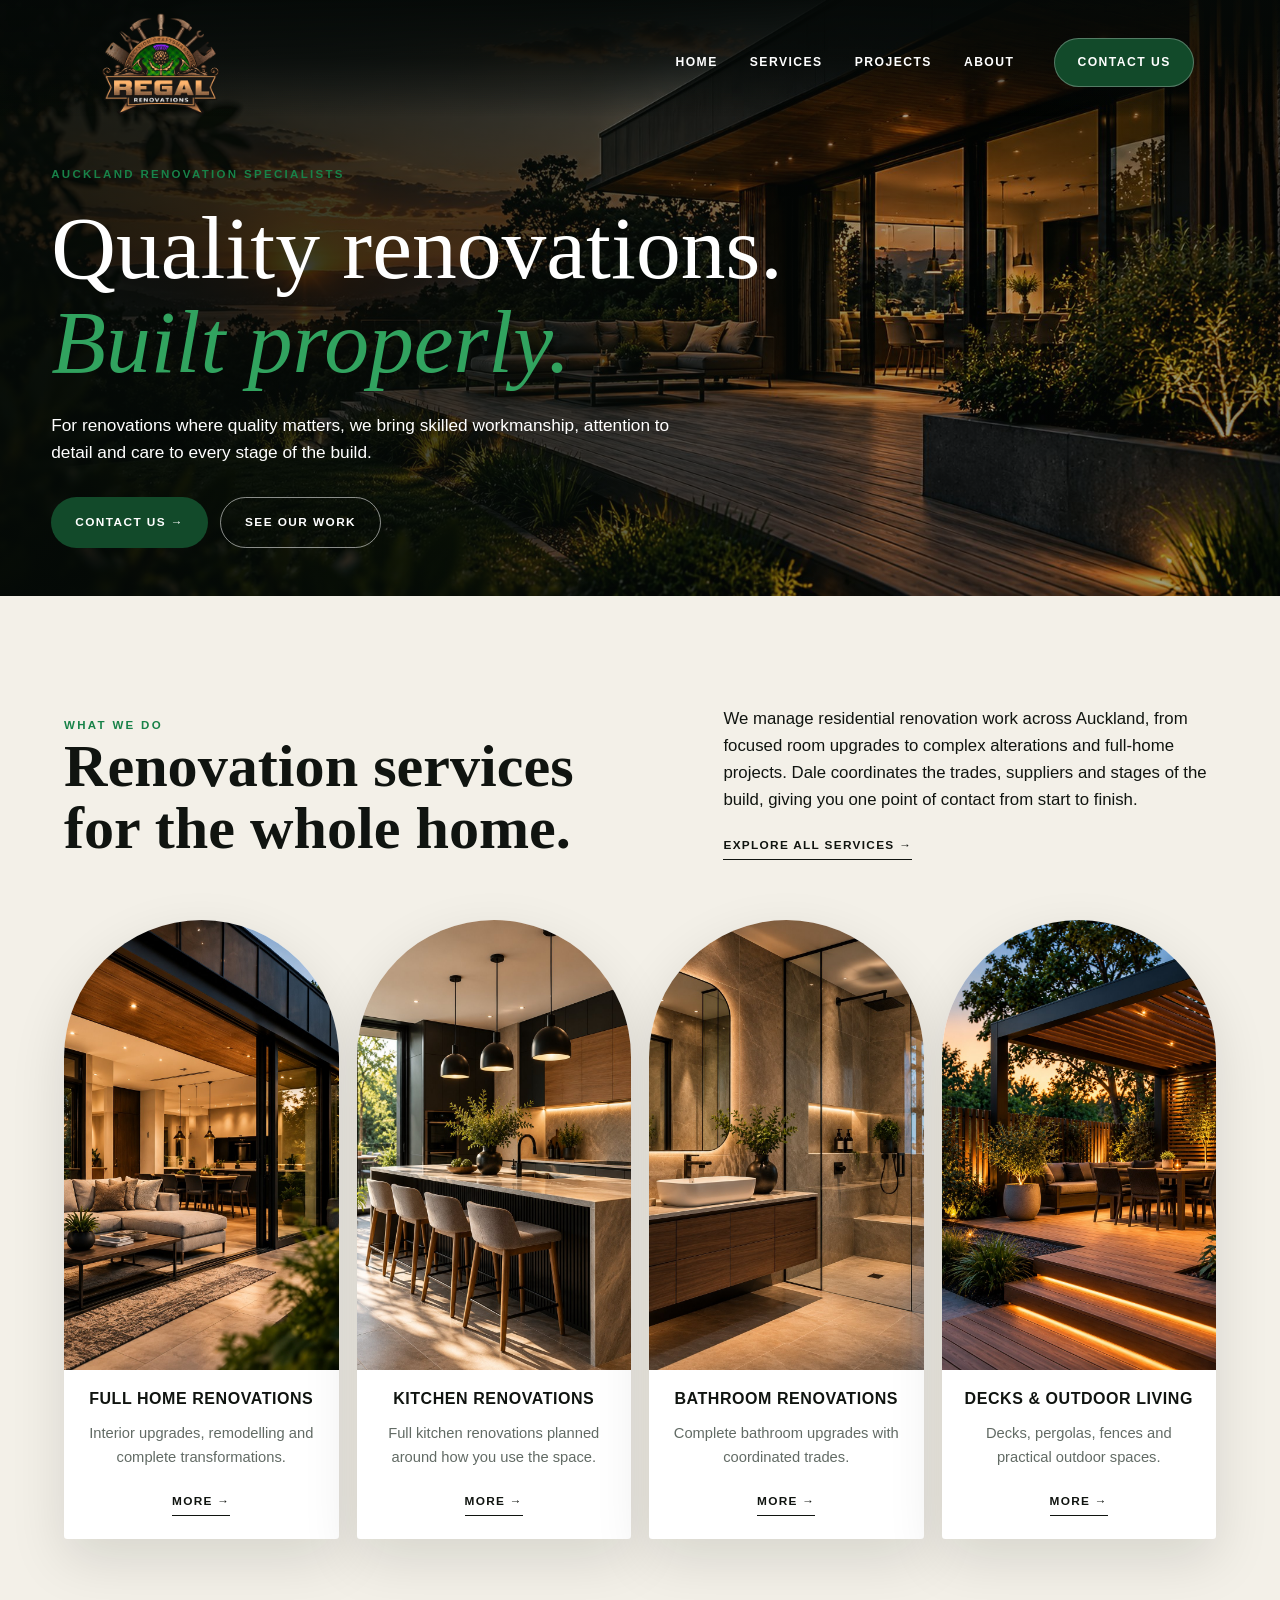
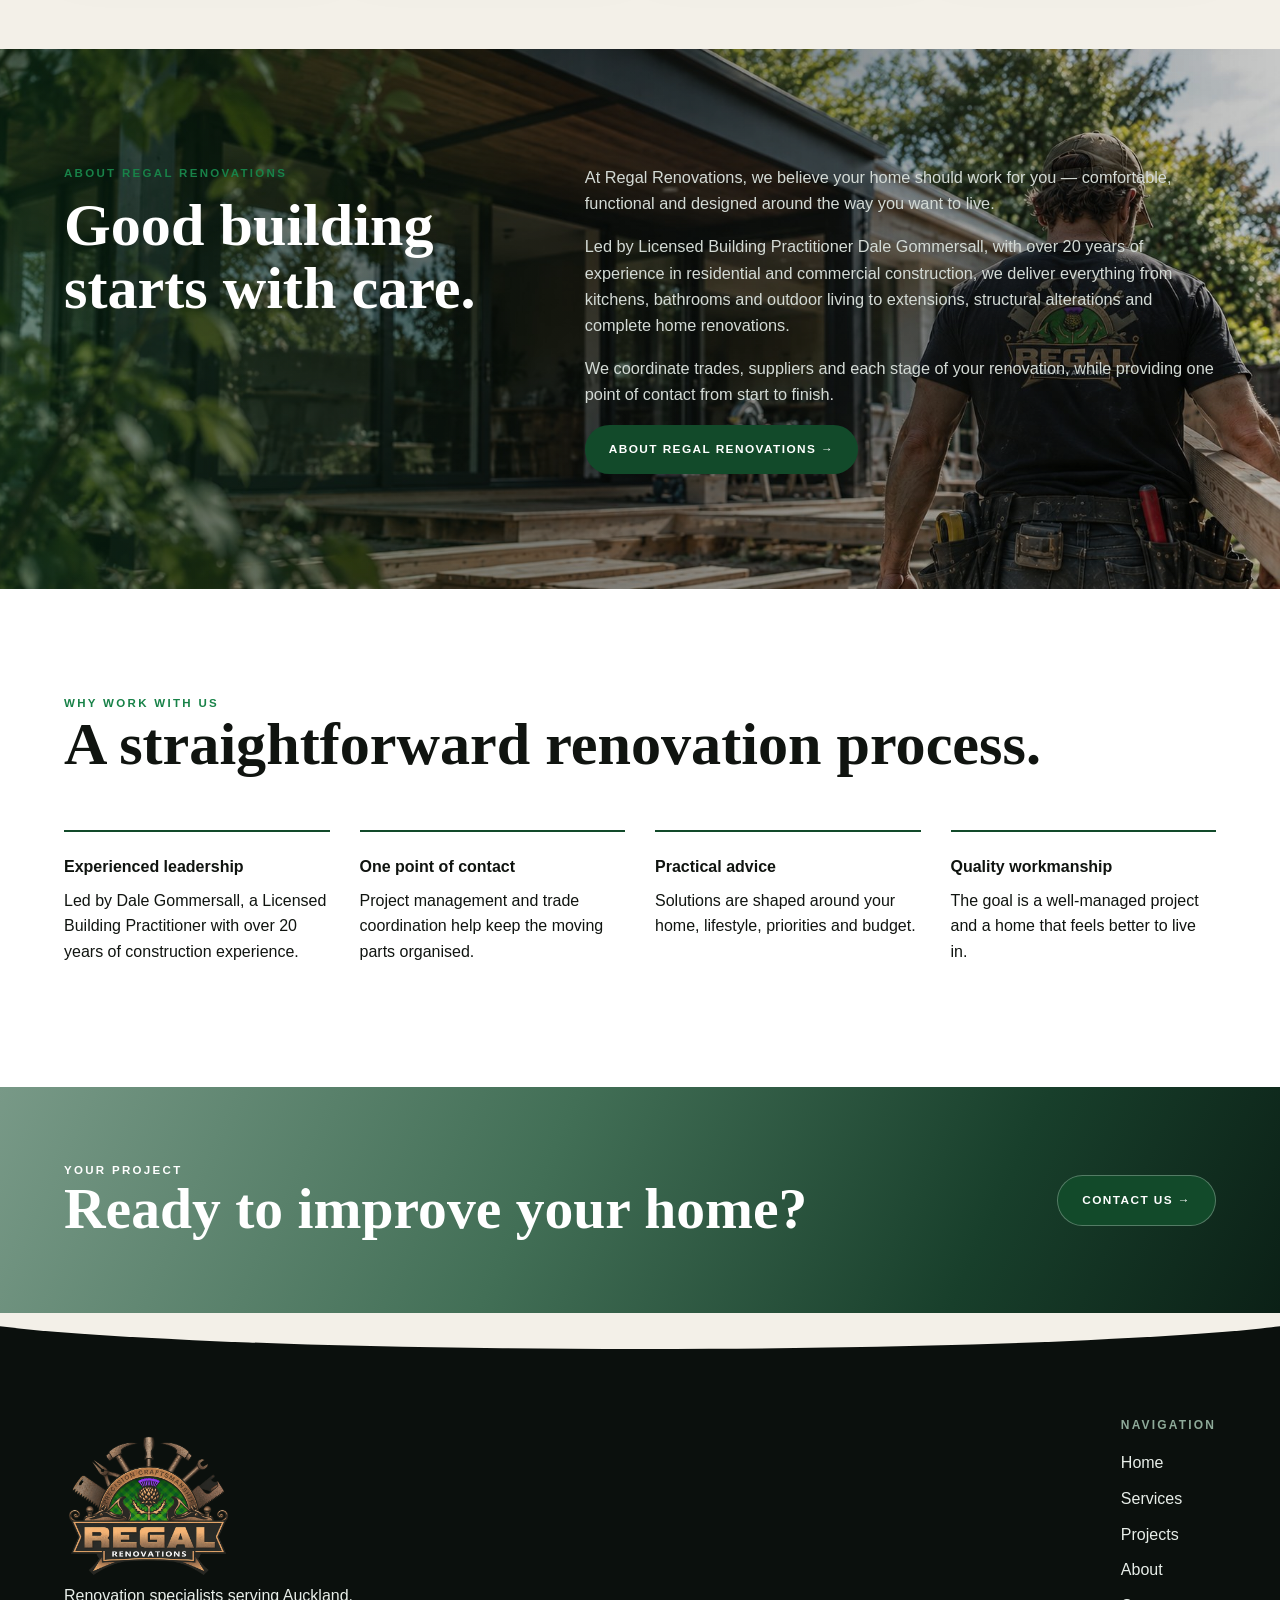
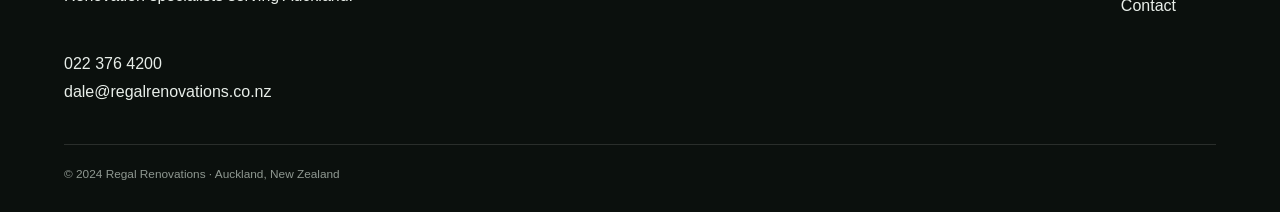
<file: index.html>
<!doctype html>
<html lang="en-NZ">
  <head>
    <meta charset="utf-8" />
    <meta name="viewport" content="width=device-width,initial-scale=1" />
    <link
      rel="icon"
      type="image/png"
      sizes="32x32"
      href="assets/icons/favicon-32.png"
    />
    <link
      rel="icon"
      type="image/png"
      sizes="192x192"
      href="assets/icons/favicon-192.png"
    />
    <link rel="apple-touch-icon" href="assets/icons/apple-touch-icon.png" />
    <link rel="stylesheet" href="css/base/variables.css" />
    <link rel="stylesheet" href="css/base/reset.css" />
    <link rel="stylesheet" href="css/base/typography.css" />
    <link rel="stylesheet" href="css/layout/header.css" />
    <link rel="stylesheet" href="css/layout/footer.css" />
    <link rel="stylesheet" href="css/components/buttons.css" />
    <link rel="stylesheet" href="css/components/cards.css" />
    <title>Regal Renovations | Auckland Renovation Specialists</title>
    <meta
      name="description"
      content="Auckland renovation specialists for home renovations, kitchens, bathrooms, decks, extensions, structural alterations and project management."
    />
    <link rel="canonical" href="https://[FINAL_DOMAIN]/index.html" />
    <meta
      property="og:title"
      content="Regal Renovations | Auckland Renovation Specialists"
    />
    <meta
      property="og:description"
      content="Auckland renovation specialists for home renovations, kitchens, bathrooms, decks, extensions, structural alterations and project management."
    />
    <meta property="og:type" content="website" />
    <meta property="og:url" content="https://[FINAL_DOMAIN]/index.html" />
    <meta
      property="og:image"
      content="https://[FINAL_DOMAIN]/assets/images/brand/hero-home.jpg"
    />
    <meta name="twitter:card" content="summary_large_image" />
    <link rel="stylesheet" href="css/pages/home.css" />
    <script type="application/ld+json">
      {
        "@context": "https://schema.org",
        "@type": "HomeAndConstructionBusiness",
        "name": "Regal Renovations",
        "url": "https://[FINAL_DOMAIN]/index.html",
        "email": "dale@regalrenovations.co.nz",
        "telephone": "+64 22 376 4200",
        "areaServed": { "@type": "City", "name": "Auckland" },
        "founder": { "@type": "Person", "name": "Dale Gommersall" },
        "sameAs": ["https://www.facebook.com/profile.php?id=61572219074499"]
      }
    </script>
  </head>
  <body>
    <header class="site-header">
      <nav class="nav" aria-label="Primary navigation">
        <a class="brand" href="index.html" aria-label="Regal Renovations home"
          ><img
            src="assets/images/logo/regal_renovations_logo.png"
            alt="Regal Renovations logo"
        /></a>
        <div class="nav-links" id="navLinks">
          <a href="index.html">Home</a><a href="services.html">Services</a
          ><a href="projects.html">Projects</a><a href="about.html">About</a
          ><a class="contact-pill" href="contact.html">Contact Us</a>
        </div>
        <button
          class="menu-toggle"
          type="button"
          aria-controls="navLinks"
          aria-expanded="false"
          aria-label="Open navigation"
        >
          ☰
        </button>
      </nav>
    </header>
    <main>
      <section class="hero">
        <div class="hero-inner">
          <div class="hero-copy">
            <div class="eyebrow">Auckland renovation specialists</div>
            <h1>Quality renovations.<em>Built properly.</em></h1>
            <p>
              For renovations where quality matters, we bring skilled workmanship, 
              attention to detail and care to every stage of the build.
            </p>
            <div class="hero-actions">
              <a class="btn" href="contact.html">Contact Us →</a
              ><a class="btn btn-outline" href="projects.html">See Our Work</a>
            </div>
          </div>
        </div>
      </section>
      <section class="what">
        <div class="what-inner">
          <div class="what-intro">
            <div>
              <div class="eyebrow">What we do</div>
              <h2>Renovation services for the whole home.</h2>
            </div>
            <div>
              <p>
                We manage residential renovation work across Auckland, from
                focused room upgrades to complex alterations and full-home
                projects. Dale coordinates the trades, suppliers and stages of
                the build, giving you one point of contact from start to finish.
              </p>
              <a class="arrow-link" href="services.html"
                >Explore all services →</a
              >
            </div>
          </div>
          <div class="service-grid">
            <article class="service-card">
              <img
                src="assets/images/services/full-home.jpg"
                alt="Placeholder for a Regal Renovations full home renovation project"
                loading="lazy"
                width="1600"
                height="1000"
              />
              <div class="service-card-body">
                <h3>Full Home Renovations</h3>
                <p>
                  Interior upgrades, remodelling and complete transformations.
                </p>
                <a class="arrow-link" href="services.html#home-renovations"
                  >More →</a
                >
              </div>
            </article>
            <article class="service-card">
              <img
                src="assets/images/services/kitchen.jpg"
                alt="Placeholder for a Regal Renovations kitchen project"
                loading="lazy"
                width="1600"
                height="1000"
              />
              <div class="service-card-body">
                <h3>Kitchen Renovations</h3>
                <p>
                  Full kitchen renovations planned around how you use the space.
                </p>
                <a class="arrow-link" href="services.html#kitchens">More →</a>
              </div>
            </article>
            <article class="service-card">
              <img
                src="assets/images/services/bathroom.jpg"
                alt="Placeholder for a Regal Renovations bathroom project"
                loading="lazy"
                width="1600"
                height="1000"
              />
              <div class="service-card-body">
                <h3>Bathroom Renovations</h3>
                <p>Complete bathroom upgrades with coordinated trades.</p>
                <a class="arrow-link" href="services.html#bathrooms">More →</a>
              </div>
            </article>
            <article class="service-card">
              <img
                src="assets/images/services/outdoor.jpg"
                alt="Placeholder for a Regal Renovations deck and outdoor living project"
                loading="lazy"
                width="1600"
                height="1000"
              />
              <div class="service-card-body">
                <h3>Decks & Outdoor Living</h3>
                <p>Decks, pergolas, fences and practical outdoor spaces.</p>
                <a class="arrow-link" href="services.html#outdoor">More →</a>
              </div>
            </article>
          </div>
        </div>
      </section>
      <section class="about-home">
        <div class="about-grid">
          <div>
            <div class="eyebrow">About Regal Renovations</div>
            <h2>Good building starts with care.</h2>
          </div>
          <div class="about-copy">
            <p>
              At Regal Renovations, we believe your home should work for you —
              comfortable, functional and designed around the way you want to
              live.
            </p>
            <p>
              Led by Licensed Building Practitioner Dale Gommersall, with over
              20 years of experience in residential and commercial construction,
              we deliver everything from kitchens, bathrooms and outdoor living
              to extensions, structural alterations and complete home
              renovations.
            </p>
            <p>
              We coordinate trades, suppliers and each stage of your renovation,
              while providing one point of contact from start to finish.
            </p>
            <a class="btn" href="about.html">About Regal Renovations →</a>
          </div>
        </div>
      </section>
      <section class="why">
        <div class="why-inner">
          <div class="eyebrow">Why work with us</div>
          <h2>A straightforward renovation process.</h2>
          <div class="why-grid">
            <div class="why-item">
              <b>Experienced leadership</b>
              <p>
                Led by Dale Gommersall, a Licensed Building Practitioner with
                over 20 years of construction experience.
              </p>
            </div>
            <div class="why-item">
              <b>One point of contact</b>
              <p>
                Project management and trade coordination help keep the moving
                parts organised.
              </p>
            </div>
            <div class="why-item">
              <b>Practical advice</b>
              <p>
                Solutions are shaped around your home, lifestyle, priorities and
                budget.
              </p>
            </div>
            <div class="why-item">
              <b>Quality workmanship</b>
              <p>
                The goal is a well-managed project and a home that feels better
                to live in.
              </p>
            </div>
          </div>
        </div>
      </section>
</main>
    <section class="prefooter">
      <div class="prefooter-inner">
        <div>
          <div class="eyebrow" style="color: white">Your project</div>
          <h2>Ready to improve your home?</h2>
        </div>
        <a class="btn btn-light" href="contact.html">Contact Us →</a>
      </div>
    </section>
    <footer class="site-footer">
      <div class="footer-grid">
        <div class="footer-contact">
          <img
            class="footer-logo"
            src="assets/images/logo/regal_renovations_logo.png"
            alt="Regal Renovations logo"
          />
          <p>Renovation specialists serving Auckland.</p>
          <a href="tel:+64223764200">022 376 4200</a
          ><a href="mailto:dale@regalrenovations.co.nz"
            >dale@regalrenovations.co.nz</a
          >
        </div>
        <nav class="footer-nav" aria-label="Footer navigation">
          <h3>Navigation</h3>
          <a href="index.html">Home</a><a href="services.html">Services</a
          ><a href="projects.html">Projects</a><a href="about.html">About</a
          ><a href="contact.html">Contact</a>
        </nav>
      </div>
      <div class="footer-bottom">
        © <span id="year"></span> Regal Renovations · Auckland, New Zealand
      </div>
    </footer>
    <script src="js/main.js"></script>
  </body>
</html>
</file>
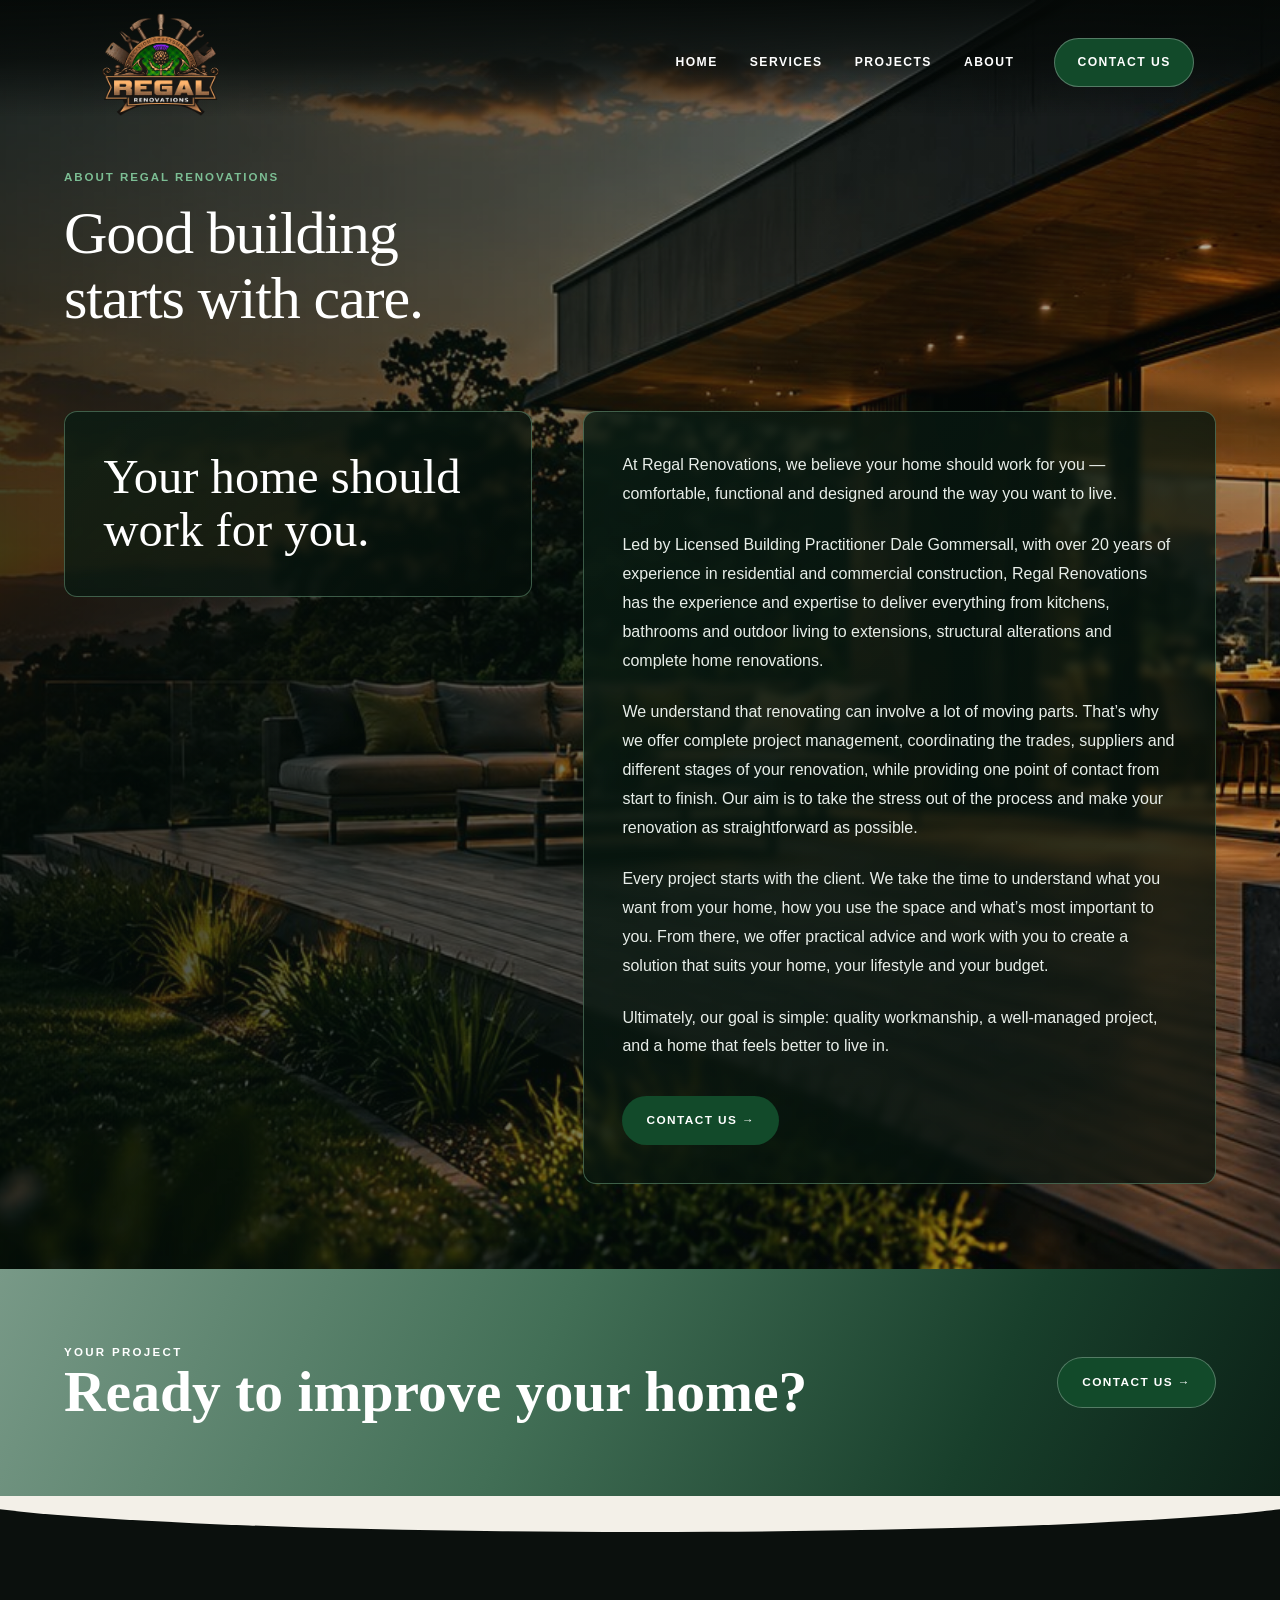
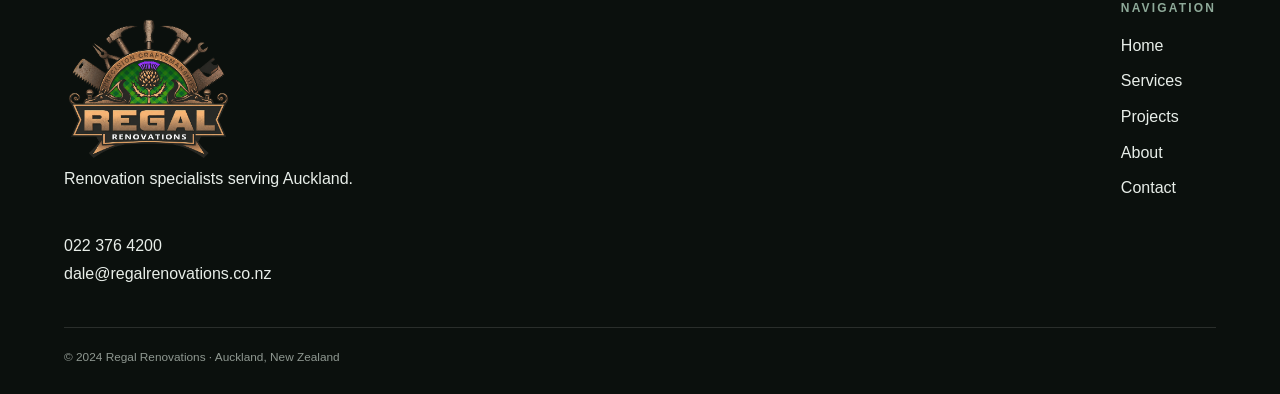
<file: about.html>
<!doctype html>
<html lang="en-NZ">
  <head>
    <meta charset="utf-8" />
    <meta name="viewport" content="width=device-width,initial-scale=1" />
    <link
      rel="icon"
      type="image/png"
      sizes="32x32"
      href="assets/icons/favicon-32.png"
    />
    <link
      rel="icon"
      type="image/png"
      sizes="192x192"
      href="assets/icons/favicon-192.png"
    />
    <link rel="apple-touch-icon" href="assets/icons/apple-touch-icon.png" />
    <link rel="stylesheet" href="css/base/variables.css" />
    <link rel="stylesheet" href="css/base/reset.css" />
    <link rel="stylesheet" href="css/base/typography.css" />
    <link rel="stylesheet" href="css/layout/header.css" />
    <link rel="stylesheet" href="css/layout/footer.css" />
    <link rel="stylesheet" href="css/components/buttons.css" />
    <link rel="stylesheet" href="css/components/cards.css" />
    <title>About | Regal Renovations Auckland</title>
    <meta
      name="description"
      content="Meet Regal Renovations, led by Licensed Building Practitioner Dale Gommersall with over 20 years of residential and commercial construction experience."
    />
    <link rel="canonical" href="https://[FINAL_DOMAIN]/about.html" />
    <meta property="og:title" content="About | Regal Renovations Auckland" />
    <meta
      property="og:description"
      content="Meet Regal Renovations, led by Licensed Building Practitioner Dale Gommersall with over 20 years of residential and commercial construction experience."
    />
    <meta property="og:type" content="website" />
    <meta property="og:url" content="https://[FINAL_DOMAIN]/about.html" />
    <meta
      property="og:image"
      content="https://[FINAL_DOMAIN]/assets/images/brand/hero-home.jpg"
    />
    <meta name="twitter:card" content="summary_large_image" />
    <link rel="stylesheet" href="css/pages/inner.css" />
    <link rel="stylesheet" href="css/pages/premium-shared.css" />
    <link rel="stylesheet" href="css/pages/about-premium.css" />
    <script type="application/ld+json">
      {
        "@context": "https://schema.org",
        "@type": "HomeAndConstructionBusiness",
        "name": "Regal Renovations",
        "url": "https://[FINAL_DOMAIN]/about.html",
        "email": "dale@regalrenovations.co.nz",
        "telephone": "+64 22 376 4200",
        "areaServed": { "@type": "City", "name": "Auckland" },
        "founder": { "@type": "Person", "name": "Dale Gommersall" },
        "sameAs": ["https://www.facebook.com/profile.php?id=61572219074499"]
      }
    </script>
  </head>
  <body>
    <header class="site-header">
      <nav class="nav" aria-label="Primary navigation">
        <a class="brand" href="index.html" aria-label="Regal Renovations home"
          ><img
            src="assets/images/logo/regal_renovations_logo.png"
            alt="Regal Renovations logo"
        /></a>
        <div class="nav-links" id="navLinks">
          <a href="index.html">Home</a><a href="services.html">Services</a
          ><a href="projects.html">Projects</a><a href="about.html">About</a
          ><a class="contact-pill" href="contact.html">Contact Us</a>
        </div>
        <button
          class="menu-toggle"
          type="button"
          aria-controls="navLinks"
          aria-expanded="false"
          aria-label="Open navigation"
        >
          ☰
        </button>
      </nav>
    </header>
    <main class="premium-page premium-about">
      <section class="inner-hero">
        <div>
          <div class="eyebrow">About Regal Renovations</div>
          <h1>Good building<br />starts with care.</h1>
        </div>
      </section>
      <section class="page-section">
        <div class="page-inner two-col">
          <div><h2>Your home should work for you.</h2></div>
          <div>
            <p>
              At Regal Renovations, we believe your home should work for you —
              comfortable, functional and designed around the way you want to
              live.
            </p>
            <p>
              Led by Licensed Building Practitioner Dale Gommersall, with over
              20 years of experience in residential and commercial construction,
              Regal Renovations has the experience and expertise to deliver
              everything from kitchens, bathrooms and outdoor living to
              extensions, structural alterations and complete home renovations.
            </p>
            <p>
              We understand that renovating can involve a lot of moving parts.
              That’s why we offer complete project management, coordinating the
              trades, suppliers and different stages of your renovation, while
              providing one point of contact from start to finish. Our aim is to
              take the stress out of the process and make your renovation as
              straightforward as possible.
            </p>
            <p>
              Every project starts with the client. We take the time to
              understand what you want from your home, how you use the space and
              what’s most important to you. From there, we offer practical
              advice and work with you to create a solution that suits your
              home, your lifestyle and your budget.
            </p>
            <p>
              Ultimately, our goal is simple: quality workmanship, a
              well-managed project, and a home that feels better to live in.
            </p>
            <a class="btn" href="contact.html">Contact Us →</a>
          </div>
        </div>
      </section>
    </main>
    <section class="prefooter">
      <div class="prefooter-inner">
        <div>
          <div class="eyebrow" style="color: white">Your project</div>
          <h2>Ready to improve your home?</h2>
        </div>
        <a class="btn btn-light" href="contact.html">Contact Us →</a>
      </div>
    </section>
    <footer class="site-footer">
      <div class="footer-grid">
        <div class="footer-contact">
          <img
            class="footer-logo"
            src="assets/images/logo/regal_renovations_logo.png"
            alt="Regal Renovations logo"
          />
          <p>Renovation specialists serving Auckland.</p>
          <a href="tel:+64223764200">022 376 4200</a
          ><a href="mailto:dale@regalrenovations.co.nz"
            >dale@regalrenovations.co.nz</a
          >
        </div>
        <nav class="footer-nav" aria-label="Footer navigation">
          <h3>Navigation</h3>
          <a href="index.html">Home</a><a href="services.html">Services</a
          ><a href="projects.html">Projects</a><a href="about.html">About</a
          ><a href="contact.html">Contact</a>
        </nav>
      </div>
      <div class="footer-bottom">
        © <span id="year"></span> Regal Renovations · Auckland, New Zealand
      </div>
    </footer>
    <script src="js/main.js"></script>
  </body>
</html>
</file>
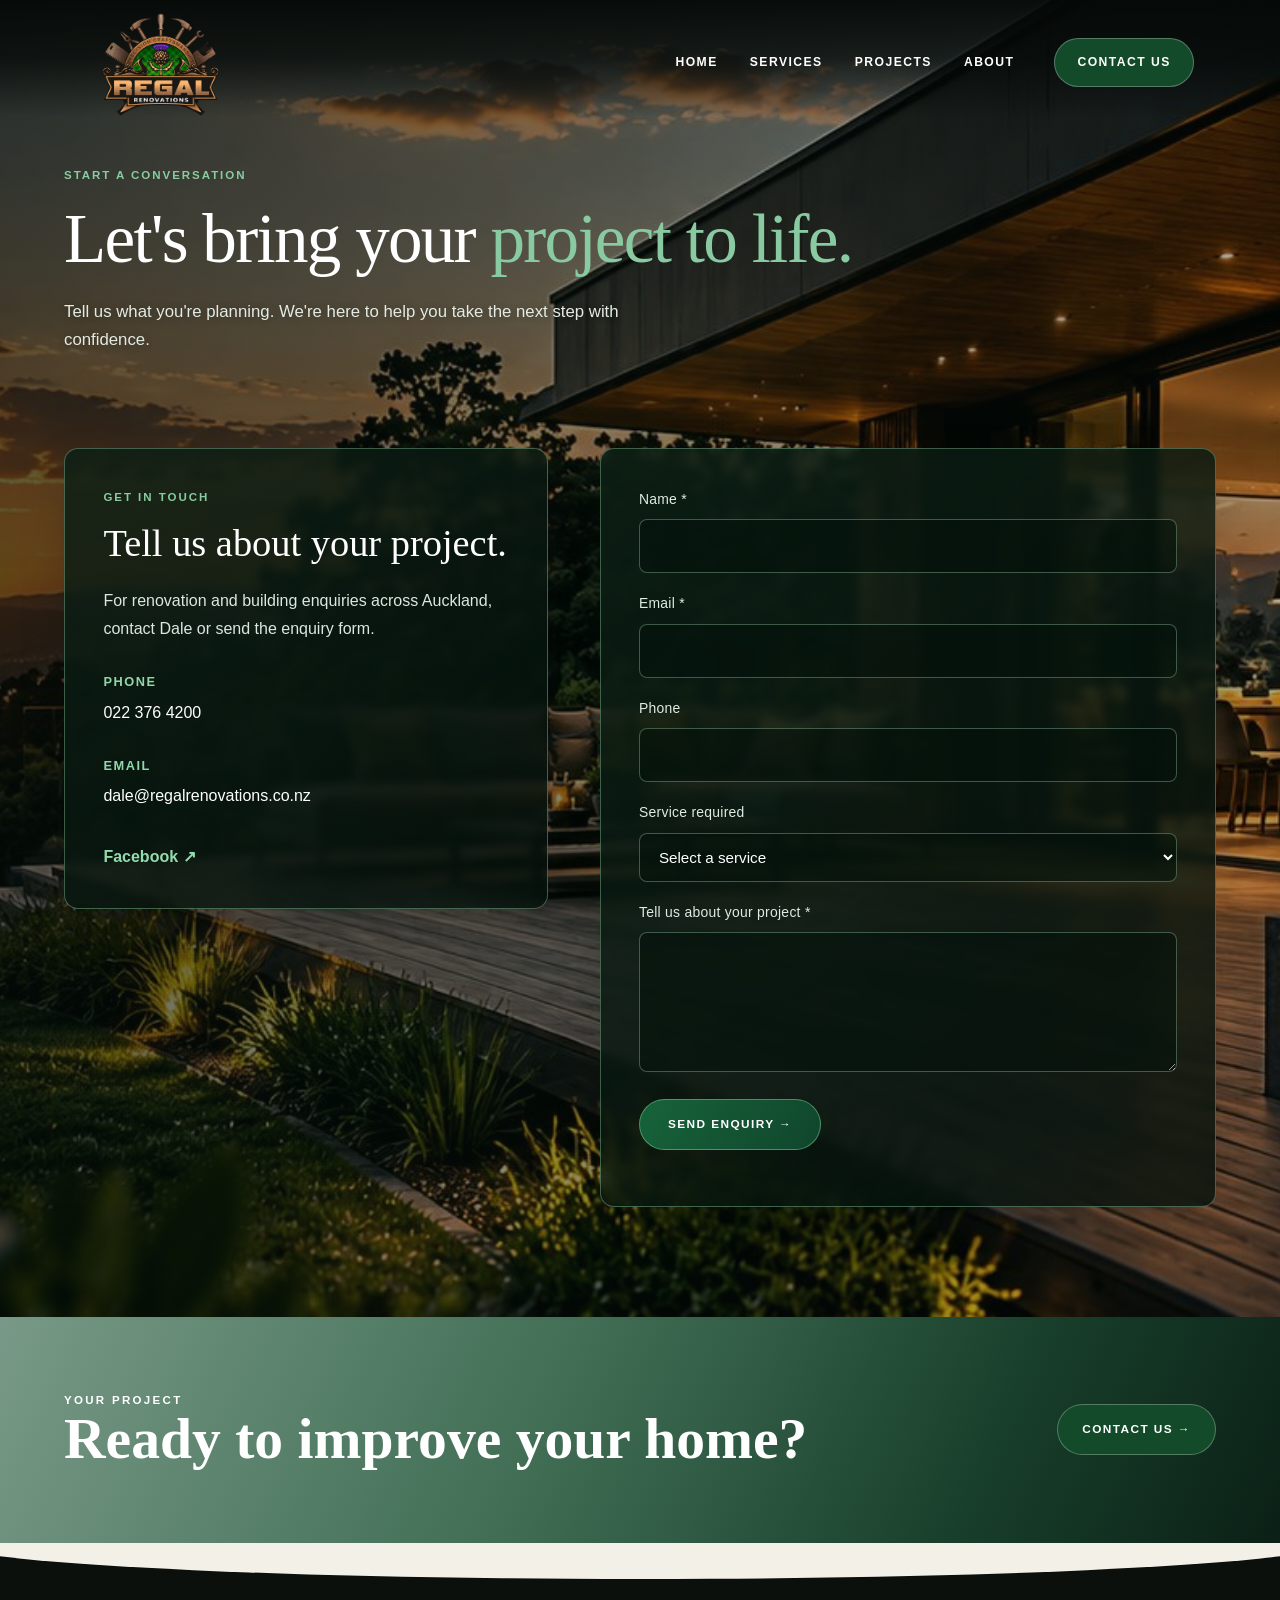
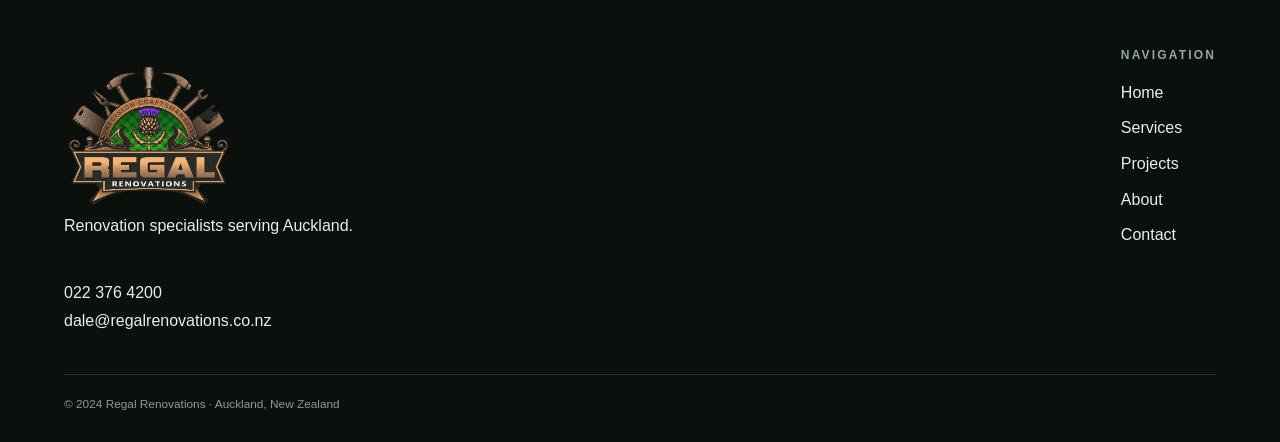
<file: contact.html>
<!doctype html>
<html lang="en-NZ">
  <head>
    <meta charset="utf-8" />
    <meta name="viewport" content="width=device-width,initial-scale=1" />
    <link
      rel="icon"
      type="image/png"
      sizes="32x32"
      href="assets/icons/favicon-32.png"
    />
    <link
      rel="icon"
      type="image/png"
      sizes="192x192"
      href="assets/icons/favicon-192.png"
    />
    <link rel="apple-touch-icon" href="assets/icons/apple-touch-icon.png" />
    <link rel="stylesheet" href="css/base/variables.css" />
    <link rel="stylesheet" href="css/base/reset.css" />
    <link rel="stylesheet" href="css/base/typography.css" />
    <link rel="stylesheet" href="css/layout/header.css" />
    <link rel="stylesheet" href="css/layout/footer.css" />
    <link rel="stylesheet" href="css/components/buttons.css" />
    <link rel="stylesheet" href="css/components/cards.css" />
    <title>Contact Regal Renovations | Auckland</title>
    <meta
      name="description"
      content="Contact Regal Renovations for renovation and building enquiries across Auckland. Call 022 376 4200 or email Dale."
    />
    <link rel="canonical" href="https://[FINAL_DOMAIN]/contact.html" />
    <meta property="og:title" content="Contact Regal Renovations | Auckland" />
    <meta
      property="og:description"
      content="Contact Regal Renovations for renovation and building enquiries across Auckland. Call 022 376 4200 or email Dale."
    />
    <meta property="og:type" content="website" />
    <meta property="og:url" content="https://[FINAL_DOMAIN]/contact.html" />
    <meta
      property="og:image"
      content="https://[FINAL_DOMAIN]/assets/images/brand/hero-home.jpg"
    />
    <meta name="twitter:card" content="summary_large_image" />
    <link rel="stylesheet" href="css/pages/inner.css" />
    <link rel="stylesheet" href="css/pages/contact-premium.css" />
    <script type="application/ld+json">
      {
        "@context": "https://schema.org",
        "@type": "HomeAndConstructionBusiness",
        "name": "Regal Renovations",
        "url": "https://[FINAL_DOMAIN]/contact.html",
        "email": "dale@regalrenovations.co.nz",
        "telephone": "+64 22 376 4200",
        "areaServed": { "@type": "City", "name": "Auckland" },
        "founder": { "@type": "Person", "name": "Dale Gommersall" },
        "sameAs": ["https://www.facebook.com/profile.php?id=61572219074499"]
      }
    </script>
  </head>
  <body class="premium-contact">
    <header class="site-header">
      <nav class="nav" aria-label="Primary navigation">
        <a class="brand" href="index.html" aria-label="Regal Renovations home"
          ><img
            src="assets/images/logo/regal_renovations_logo.png"
            alt="Regal Renovations logo"
        /></a>
        <div class="nav-links" id="navLinks">
          <a href="index.html">Home</a><a href="services.html">Services</a
          ><a href="projects.html">Projects</a><a href="about.html">About</a
          ><a class="contact-pill" href="contact.html">Contact Us</a>
        </div>
        <button
          class="menu-toggle"
          type="button"
          aria-controls="navLinks"
          aria-expanded="false"
          aria-label="Open navigation"
        >
          ☰
        </button>
      </nav>
    </header>
    <main>
      <section class="inner-hero">
        <div>
          <div class="eyebrow">START A CONVERSATION</div>
          <h1>Let's bring your <em>project to life.</em></h1>
          <p class="contact-lead">Tell us what you're planning. We're here to help you take the next step with confidence.</p>
        </div>
      </section>
      <section class="page-section">
        <div class="page-inner contact-grid">
          <div class="contact-details">
            <div class="eyebrow">GET IN TOUCH</div>
            <h2>Tell us about your project.</h2>
            <p>
              For renovation and building enquiries across Auckland, contact
              Dale or send the enquiry form.
            </p>
            <p>
              <strong>Phone</strong><br /><a href="tel:+64223764200"
                >022 376 4200</a
              >
            </p>
            <p>
              <strong>Email</strong><br /><a
                href="mailto:dale@regalrenovations.co.nz"
                >dale@regalrenovations.co.nz</a
              >
            </p>
            <a
              class="social-link"
              href="https://www.facebook.com/profile.php?id=61572219074499"
              target="_blank"
              rel="noopener noreferrer"
              >Facebook ↗</a
            >
          </div>
          <form
            class="form"
            id="contactForm"
            novalidate
            data-form-endpoint="[FORM_ENDPOINT_REQUIRED]"
          >
            <div class="field">
              <label for="name">Name *</label
              ><input id="name" name="name" autocomplete="name" required />
              <div class="error">Please enter your name.</div>
            </div>
            <div class="field">
              <label for="email">Email *</label
              ><input
                id="email"
                name="email"
                type="email"
                autocomplete="email"
                required
              />
              <div class="error">Please enter a valid email.</div>
            </div>
            <div class="field">
              <label for="phone">Phone</label
              ><input id="phone" name="phone" type="tel" autocomplete="tel" />
            </div>
            <div class="field">
              <label for="service">Service required</label
              ><select id="service" name="service">
                <option value="">Select a service</option>
                <option>Home renovation</option>
                <option>Kitchen renovation</option>
                <option>Bathroom renovation</option>
                <option>Deck / outdoor living</option>
                <option>Extension / structural alteration</option>
                <option>Cladding / recladding</option>
                <option>Other</option>
              </select>
            </div>
            <div class="field hp" aria-hidden="true">
              <label for="website">Website</label
              ><input
                id="website"
                name="website"
                tabindex="-1"
                autocomplete="off"
              />
            </div>
            <div class="field">
              <label for="message">Tell us about your project *</label
              ><textarea id="message" name="message" required></textarea>
              <div class="error">Please add a short project description.</div>
            </div>
            <button class="btn" type="submit">Send Enquiry →</button>
            <p
              class="form-status"
              id="formStatus"
              role="status"
              aria-live="polite"
            ></p>
          </form>
        </div>
      </section>
    </main>
    <section class="prefooter">
      <div class="prefooter-inner">
        <div>
          <div class="eyebrow" style="color: white">Your project</div>
          <h2>Ready to improve your home?</h2>
        </div>
        <a class="btn btn-light" href="contact.html">Contact Us →</a>
      </div>
    </section>
    <footer class="site-footer">
      <div class="footer-grid">
        <div class="footer-contact">
          <img
            class="footer-logo"
            src="assets/images/logo/regal_renovations_logo.png"
            alt="Regal Renovations logo"
          />
          <p>Renovation specialists serving Auckland.</p>
          <a href="tel:+64223764200">022 376 4200</a
          ><a href="mailto:dale@regalrenovations.co.nz"
            >dale@regalrenovations.co.nz</a
          >
        </div>
        <nav class="footer-nav" aria-label="Footer navigation">
          <h3>Navigation</h3>
          <a href="index.html">Home</a><a href="services.html">Services</a
          ><a href="projects.html">Projects</a><a href="about.html">About</a
          ><a href="contact.html">Contact</a>
        </nav>
      </div>
      <div class="footer-bottom">
        © <span id="year"></span> Regal Renovations · Auckland, New Zealand
      </div>
    </footer>
    <script src="js/main.js"></script>
  </body>
</html>
</file>
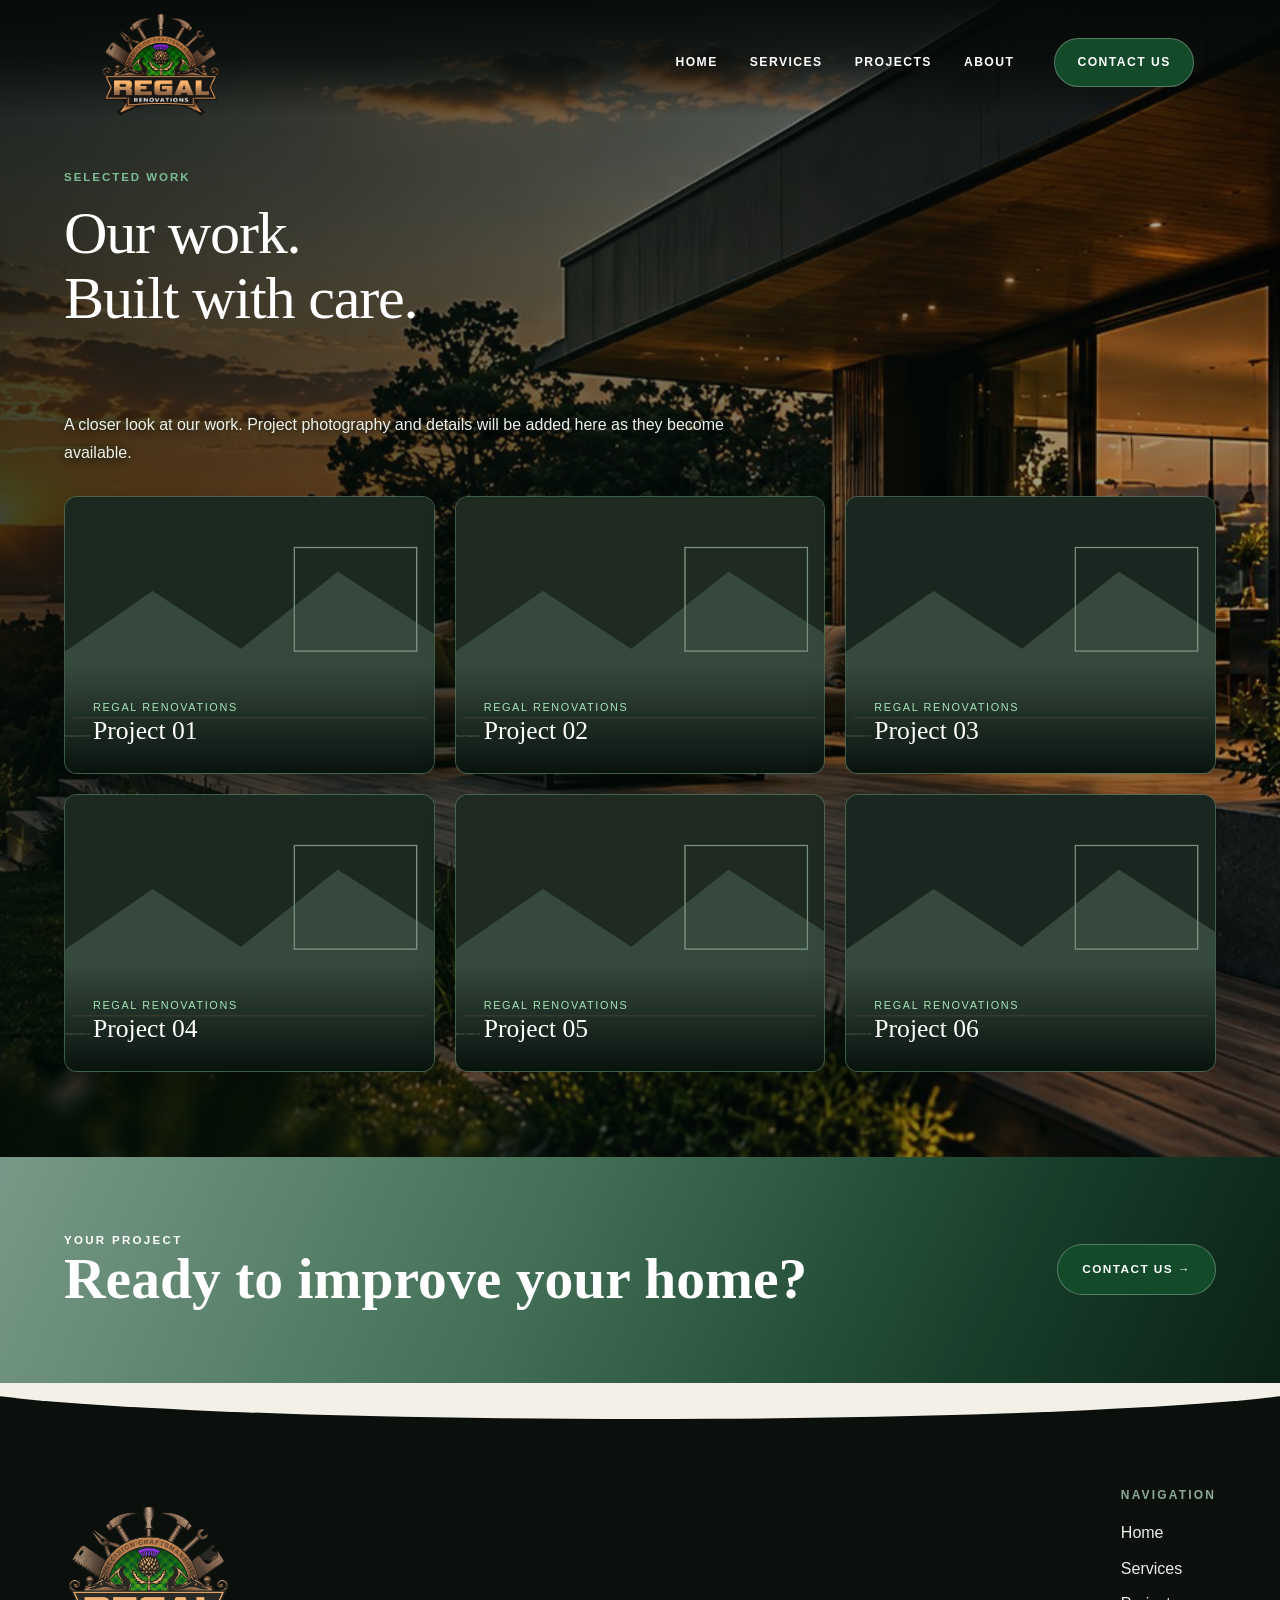
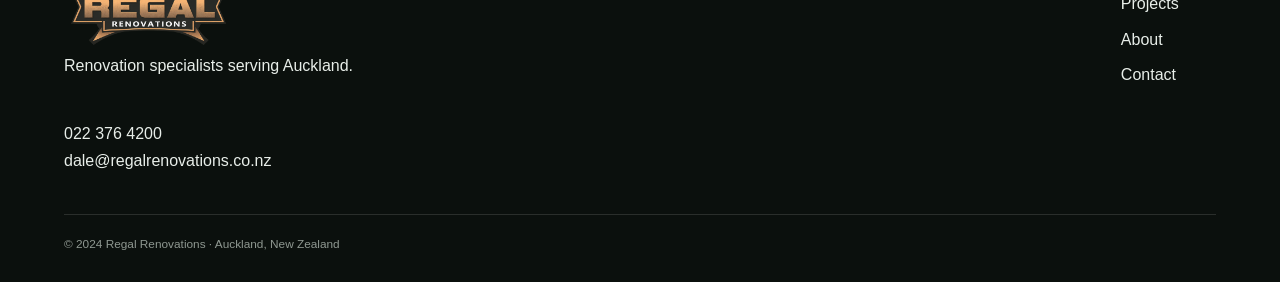
<file: projects.html>
<!doctype html>
<html lang="en-NZ">
  <head>
    <meta charset="utf-8" />
    <meta name="viewport" content="width=device-width,initial-scale=1" />
    <link
      rel="icon"
      type="image/png"
      sizes="32x32"
      href="assets/icons/favicon-32.png"
    />
    <link
      rel="icon"
      type="image/png"
      sizes="192x192"
      href="assets/icons/favicon-192.png"
    />
    <link rel="apple-touch-icon" href="assets/icons/apple-touch-icon.png" />
    <link rel="stylesheet" href="css/base/variables.css" />
    <link rel="stylesheet" href="css/base/reset.css" />
    <link rel="stylesheet" href="css/base/typography.css" />
    <link rel="stylesheet" href="css/layout/header.css" />
    <link rel="stylesheet" href="css/layout/footer.css" />
    <link rel="stylesheet" href="css/components/buttons.css" />
    <link rel="stylesheet" href="css/components/cards.css" />
    <title>Projects | Regal Renovations Auckland</title>
    <meta
      name="description"
      content="Explore the Regal Renovations project gallery for renovation and building work across Auckland."
    />
    <link rel="canonical" href="https://[FINAL_DOMAIN]/projects.html" />
    <meta property="og:title" content="Projects | Regal Renovations Auckland" />
    <meta
      property="og:description"
      content="Explore the Regal Renovations project gallery for renovation and building work across Auckland."
    />
    <meta property="og:type" content="website" />
    <meta property="og:url" content="https://[FINAL_DOMAIN]/projects.html" />
    <meta
      property="og:image"
      content="https://[FINAL_DOMAIN]/assets/images/brand/hero-home.jpg"
    />
    <meta name="twitter:card" content="summary_large_image" />
    <link rel="stylesheet" href="css/pages/inner.css" />
    <link rel="stylesheet" href="css/pages/premium-shared.css" />
    <link rel="stylesheet" href="css/pages/projects-premium.css" />
    <script type="application/ld+json">
      {
        "@context": "https://schema.org",
        "@type": "HomeAndConstructionBusiness",
        "name": "Regal Renovations",
        "url": "https://[FINAL_DOMAIN]/projects.html",
        "email": "dale@regalrenovations.co.nz",
        "telephone": "+64 22 376 4200",
        "areaServed": { "@type": "City", "name": "Auckland" },
        "founder": { "@type": "Person", "name": "Dale Gommersall" },
        "sameAs": ["https://www.facebook.com/profile.php?id=61572219074499"]
      }
    </script>
  </head>
  <body>
    <header class="site-header">
      <nav class="nav" aria-label="Primary navigation">
        <a class="brand" href="index.html" aria-label="Regal Renovations home"
          ><img
            src="assets/images/logo/regal_renovations_logo.png"
            alt="Regal Renovations logo"
        /></a>
        <div class="nav-links" id="navLinks">
          <a href="index.html">Home</a><a href="services.html">Services</a
          ><a href="projects.html">Projects</a><a href="about.html">About</a
          ><a class="contact-pill" href="contact.html">Contact Us</a>
        </div>
        <button
          class="menu-toggle"
          type="button"
          aria-controls="navLinks"
          aria-expanded="false"
          aria-label="Open navigation"
        >
          ☰
        </button>
      </nav>
    </header>
    <main class="premium-page premium-projects">
      <section class="inner-hero">
        <div>
          <div class="eyebrow">Selected work</div>
          <h1>Our work.<br />Built with care.</h1>
        </div>
      </section>
      <section class="page-section">
        <div class="page-inner">
          <p class="projects-note">
            A closer look at our work. Project photography and details will be added here as they become available.
          </p>
          <div class="projects-grid">
            <article class="project-card">
              <img
                src="assets/images/projects/project-01.jpg"
                alt="Replace with Regal Renovations project photo 1"
                loading="lazy"
                width="1600"
                height="1000"
              />
              <div class="project-overlay">
                <span>Regal Renovations</span>
                <h3>Project 01</h3>
              </div>
            </article>
            <article class="project-card">
              <img
                src="assets/images/projects/project-02.jpg"
                alt="Replace with Regal Renovations project photo 2"
                loading="lazy"
                width="1600"
                height="1000"
              />
              <div class="project-overlay">
                <span>Regal Renovations</span>
                <h3>Project 02</h3>
              </div>
            </article>
            <article class="project-card">
              <img
                src="assets/images/projects/project-03.jpg"
                alt="Replace with Regal Renovations project photo 3"
                loading="lazy"
                width="1600"
                height="1000"
              />
              <div class="project-overlay">
                <span>Regal Renovations</span>
                <h3>Project 03</h3>
              </div>
            </article>
            <article class="project-card">
              <img
                src="assets/images/projects/project-04.jpg"
                alt="Replace with Regal Renovations project photo 4"
                loading="lazy"
                width="1600"
                height="1000"
              />
              <div class="project-overlay">
                <span>Regal Renovations</span>
                <h3>Project 04</h3>
              </div>
            </article>
            <article class="project-card">
              <img
                src="assets/images/projects/project-05.jpg"
                alt="Replace with Regal Renovations project photo 5"
                loading="lazy"
                width="1600"
                height="1000"
              />
              <div class="project-overlay">
                <span>Regal Renovations</span>
                <h3>Project 05</h3>
              </div>
            </article>
            <article class="project-card">
              <img
                src="assets/images/projects/project-06.jpg"
                alt="Replace with Regal Renovations project photo 6"
                loading="lazy"
                width="1600"
                height="1000"
              />
              <div class="project-overlay">
                <span>Regal Renovations</span>
                <h3>Project 06</h3>
              </div>
            </article>
          </div>
        </div>
      </section>
    </main>
    <section class="prefooter">
      <div class="prefooter-inner">
        <div>
          <div class="eyebrow" style="color: white">Your project</div>
          <h2>Ready to improve your home?</h2>
        </div>
        <a class="btn btn-light" href="contact.html">Contact Us →</a>
      </div>
    </section>
    <footer class="site-footer">
      <div class="footer-grid">
        <div class="footer-contact">
          <img
            class="footer-logo"
            src="assets/images/logo/regal_renovations_logo.png"
            alt="Regal Renovations logo"
          />
          <p>Renovation specialists serving Auckland.</p>
          <a href="tel:+64223764200">022 376 4200</a
          ><a href="mailto:dale@regalrenovations.co.nz"
            >dale@regalrenovations.co.nz</a
          >
        </div>
        <nav class="footer-nav" aria-label="Footer navigation">
          <h3>Navigation</h3>
          <a href="index.html">Home</a><a href="services.html">Services</a
          ><a href="projects.html">Projects</a><a href="about.html">About</a
          ><a href="contact.html">Contact</a>
        </nav>
      </div>
      <div class="footer-bottom">
        © <span id="year"></span> Regal Renovations · Auckland, New Zealand
      </div>
    </footer>
    <script src="js/main.js"></script>
  </body>
</html>
</file>
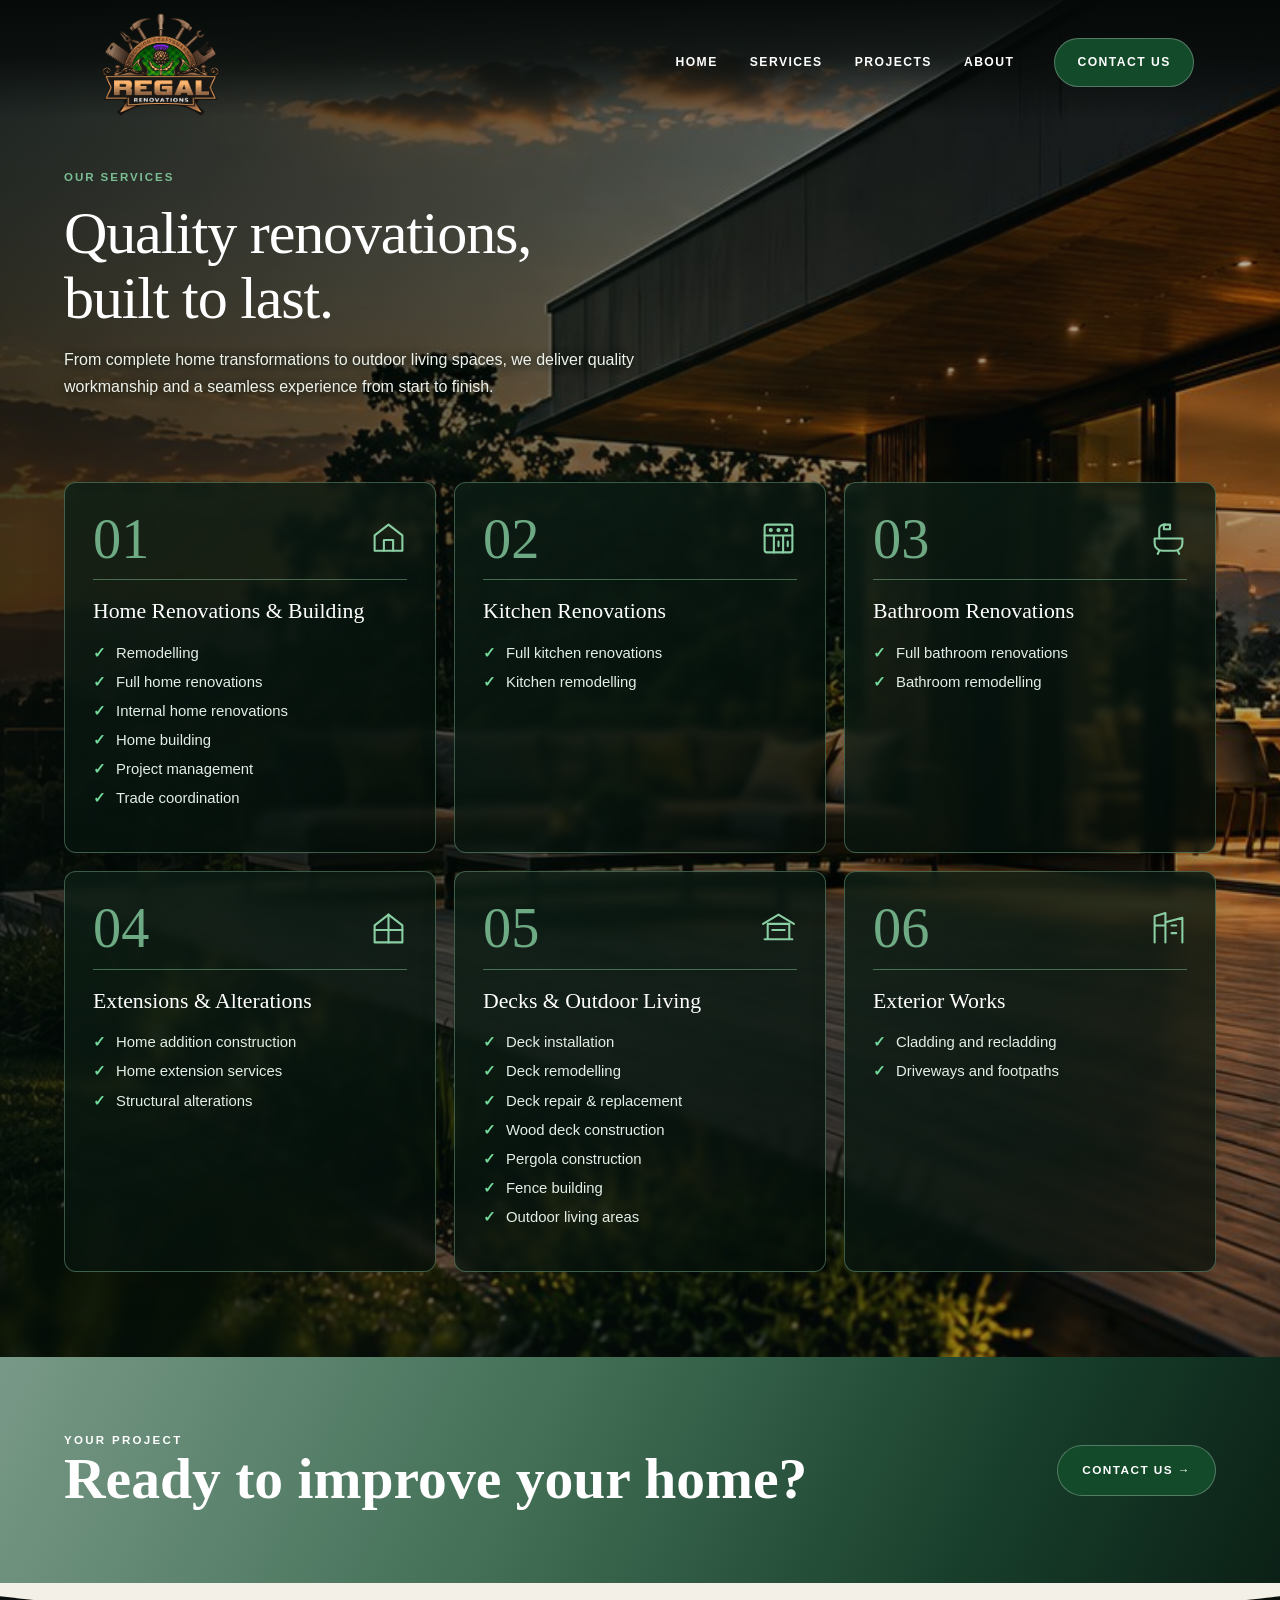
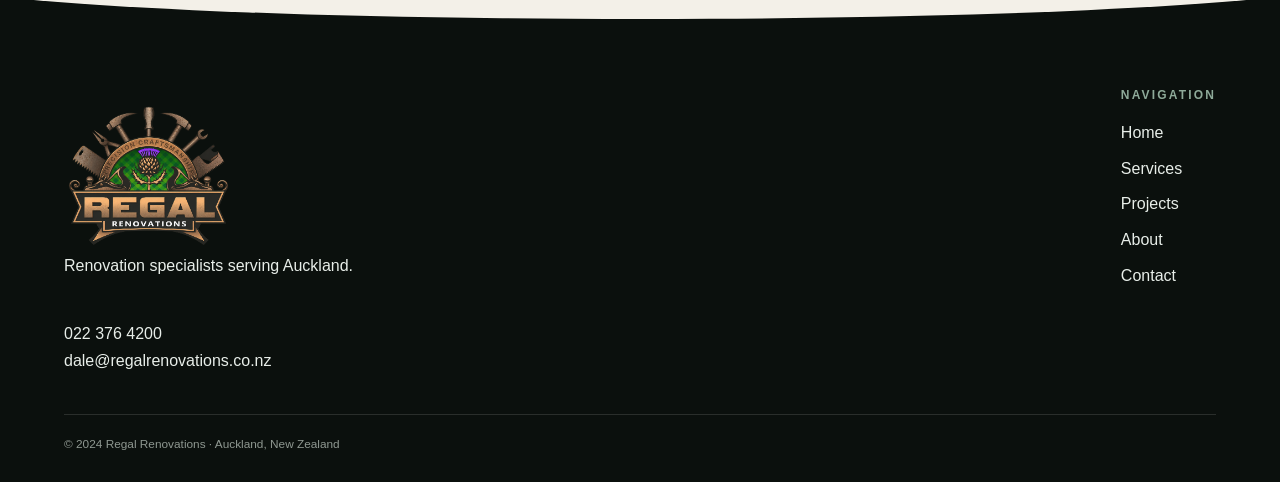
<file: services.html>
<!doctype html>
<html lang="en-NZ">
  <head>
    <meta charset="utf-8" />
    <meta name="viewport" content="width=device-width,initial-scale=1" />
    <link
      rel="icon"
      type="image/png"
      sizes="32x32"
      href="assets/icons/favicon-32.png"
    />
    <link
      rel="icon"
      type="image/png"
      sizes="192x192"
      href="assets/icons/favicon-192.png"
    />
    <link rel="apple-touch-icon" href="assets/icons/apple-touch-icon.png" />
    <link rel="stylesheet" href="css/base/variables.css" />
    <link rel="stylesheet" href="css/base/reset.css" />
    <link rel="stylesheet" href="css/base/typography.css" />
    <link rel="stylesheet" href="css/layout/header.css" />
    <link rel="stylesheet" href="css/layout/footer.css" />
    <link rel="stylesheet" href="css/components/buttons.css" />
    <link rel="stylesheet" href="css/components/cards.css" />
    <title>Renovation Services Auckland | Regal Renovations</title>
    <meta
      name="description"
      content="Home renovations, kitchen and bathroom renovations, decks, extensions, structural alterations, cladding and project management across Auckland."
    />
    <link rel="canonical" href="https://[FINAL_DOMAIN]/services.html" />
    <meta
      property="og:title"
      content="Renovation Services Auckland | Regal Renovations"
    />
    <meta
      property="og:description"
      content="Home renovations, kitchen and bathroom renovations, decks, extensions, structural alterations, cladding and project management across Auckland."
    />
    <meta property="og:type" content="website" />
    <meta property="og:url" content="https://[FINAL_DOMAIN]/services.html" />
    <meta
      property="og:image"
      content="https://[FINAL_DOMAIN]/assets/images/brand/hero-home.jpg"
    />
    <meta name="twitter:card" content="summary_large_image" />
    <link rel="stylesheet" href="css/pages/inner.css" />
    <link rel="stylesheet" href="css/pages/premium-shared.css" />
    <link rel="stylesheet" href="css/pages/services-premium.css" />
    <script type="application/ld+json">
      {
        "@context": "https://schema.org",
        "@type": "HomeAndConstructionBusiness",
        "name": "Regal Renovations",
        "url": "https://[FINAL_DOMAIN]/services.html",
        "email": "dale@regalrenovations.co.nz",
        "telephone": "+64 22 376 4200",
        "areaServed": { "@type": "City", "name": "Auckland" },
        "founder": { "@type": "Person", "name": "Dale Gommersall" },
        "sameAs": ["https://www.facebook.com/profile.php?id=61572219074499"]
      }
    </script>
  </head>
  <body>
    <header class="site-header">
      <nav class="nav" aria-label="Primary navigation">
        <a class="brand" href="index.html" aria-label="Regal Renovations home"
          ><img
            src="assets/images/logo/regal_renovations_logo.png"
            alt="Regal Renovations logo"
        /></a>
        <div class="nav-links" id="navLinks">
          <a href="index.html">Home</a><a href="services.html">Services</a
          ><a href="projects.html">Projects</a><a href="about.html">About</a
          ><a class="contact-pill" href="contact.html">Contact Us</a>
        </div>
        <button
          class="menu-toggle"
          type="button"
          aria-controls="navLinks"
          aria-expanded="false"
          aria-label="Open navigation"
        >
          ☰
        </button>
      </nav>
    </header>
    <main class="premium-page premium-services">
      <section class="inner-hero">
        <div>
          <div class="eyebrow">OUR SERVICES</div>
          <h1>Quality renovations,<br />built to last.</h1>
          <p class="lead">
            From complete home transformations to outdoor living spaces, we deliver quality workmanship and a seamless experience from start to finish.
          </p>
        </div>
      </section>
      <section class="page-section" aria-label="Our renovation services">
        <div class="page-inner services-list">
          <div class="service-detail" id="home-renovations"><div class="service-top"><span class="service-number">01</span><svg class="service-icon" viewBox="0 0 24 24" fill="none" stroke="currentColor" stroke-width="1.35" stroke-linecap="round" stroke-linejoin="round" aria-hidden="true"><path d="m3 10 9-7 9 7v10H3z"/><path d="M9 20v-7h6v7"/></svg></div>
            <h3>Home Renovations & Building</h3>
            <ul>
              <li>Remodelling</li>
              <li>Full home renovations</li>
              <li>Internal home renovations</li>
              <li>Home building</li>
              <li>Project management</li>
              <li>Trade coordination</li>
            </ul>
          </div>
          <div class="service-detail" id="kitchens"><div class="service-top"><span class="service-number">02</span><svg class="service-icon" viewBox="0 0 24 24" fill="none" stroke="currentColor" stroke-width="1.35" stroke-linecap="round" stroke-linejoin="round" aria-hidden="true"><rect x="3" y="3" width="18" height="18" rx="1.5"/><path d="M3 10h18M9 10v11M15 10v11"/><circle cx="7" cy="6.5" r=".7"/><circle cx="12" cy="6.5" r=".7"/><circle cx="17" cy="6.5" r=".7"/><path d="M12 14v3M18 14v3"/></svg></div>
            <h3>Kitchen Renovations</h3>
            <ul>
              <li>Full kitchen renovations</li>
              <li>Kitchen remodelling</li>
            </ul>
          </div>
          <div class="service-detail" id="bathrooms"><div class="service-top"><span class="service-number">03</span><svg class="service-icon" viewBox="0 0 24 24" fill="none" stroke="currentColor" stroke-width="1.35" stroke-linecap="round" stroke-linejoin="round" aria-hidden="true"><path d="M3 12h18v3a5 5 0 0 1-5 5H8a5 5 0 0 1-5-5v-3Z"/><path d="M6 12V6a3 3 0 0 1 3-3h1"/><path d="M9 3h4v3H9z"/><path d="M6 20l-1 2M18 20l1 2"/></svg></div>
            <h3>Bathroom Renovations</h3>
            <ul>
              <li>Full bathroom renovations</li>
              <li>Bathroom remodelling</li>
            </ul>
          </div>
          <div class="service-detail"><div class="service-top"><span class="service-number">04</span><svg class="service-icon" viewBox="0 0 24 24" fill="none" stroke="currentColor" stroke-width="1.35" stroke-linecap="round" stroke-linejoin="round" aria-hidden="true"><path d="m3 10 9-7 9 7v11H3z"/><path d="M12 3v18M3 13h18"/></svg></div>
            <h3>Extensions & Alterations</h3>
            <ul>
              <li>Home addition construction</li>
              <li>Home extension services</li>
              <li>Structural alterations</li>
            </ul>
          </div>
          <div class="service-detail" id="outdoor"><div class="service-top"><span class="service-number">05</span><svg class="service-icon" viewBox="0 0 24 24" fill="none" stroke="currentColor" stroke-width="1.35" stroke-linecap="round" stroke-linejoin="round" aria-hidden="true"><path d="M3 19h18M5 19V9h14v10M2 9l10-6 10 6M8 13h8"/></svg></div>
            <h3>Decks & Outdoor Living</h3>
            <ul>
              <li>Deck installation</li>
              <li>Deck remodelling</li>
              <li>Deck repair & replacement</li>
              <li>Wood deck construction</li>
              <li>Pergola construction</li>
              <li>Fence building</li>
              <li>Outdoor living areas</li>
            </ul>
          </div>
          <div class="service-detail"><div class="service-top"><span class="service-number">06</span><svg class="service-icon" viewBox="0 0 24 24" fill="none" stroke="currentColor" stroke-width="1.35" stroke-linecap="round" stroke-linejoin="round" aria-hidden="true"><path d="M3 21V4l7-2v19M10 8l11-3v16M3 10h7M14 10h3M14 15h3"/></svg></div>
            <h3>Exterior Works</h3>
            <ul>
              <li>Cladding and recladding</li>
              <li>Driveways and footpaths</li>
            </ul>
          </div>
        </div>
      </section>
    </main>
    <section class="prefooter">
      <div class="prefooter-inner">
        <div>
          <div class="eyebrow" style="color: white">Your project</div>
          <h2>Ready to improve your home?</h2>
        </div>
        <a class="btn btn-light" href="contact.html">Contact Us →</a>
      </div>
    </section>
    <footer class="site-footer">
      <div class="footer-grid">
        <div class="footer-contact">
          <img
            class="footer-logo"
            src="assets/images/logo/regal_renovations_logo.png"
            alt="Regal Renovations logo"
          />
          <p>Renovation specialists serving Auckland.</p>
          <a href="tel:+64223764200">022 376 4200</a
          ><a href="mailto:dale@regalrenovations.co.nz"
            >dale@regalrenovations.co.nz</a
          >
        </div>
        <nav class="footer-nav" aria-label="Footer navigation">
          <h3>Navigation</h3>
          <a href="index.html">Home</a><a href="services.html">Services</a
          ><a href="projects.html">Projects</a><a href="about.html">About</a
          ><a href="contact.html">Contact</a>
        </nav>
      </div>
      <div class="footer-bottom">
        © <span id="year"></span> Regal Renovations · Auckland, New Zealand
      </div>
    </footer>
    <script src="js/main.js"></script>
  </body>
</html>
</file>
<file: css/base/variables.css>
:root {
  --black: #0b100d;
  --black-2: #111713;
  --green: #124a2a;
  --green-bright: #188248;
  --green-soft: #789987;
  --cream: #f3f0e8;
  --white: #fff;
  --ink: #101410;
  --muted: #626b65;
  --line: #d8ddd8;
  --bronze: #b48a62;
  --radius: 28px;
  --max: 1240px;
  --shadow: 0 20px 55px rgba(7, 17, 11, 0.12);
}
</file>
<file: css/base/typography.css>
body {
  font-family: Arial, Helvetica, sans-serif;
  background: var(--cream);
  color: var(--ink);
  line-height: 1.6;
}
h1,
h2,
h3 {
  font-family: Georgia, "Times New Roman", serif;
  line-height: 1.04;
  font-weight: 700;
  margin: 0;
}
h1 {
  font-size: clamp(3.3rem, 7vw, 7.4rem);
}
h2 {
  font-size: clamp(2.35rem, 4.7vw, 4.8rem);
}
h3 {
  font-size: clamp(1.35rem, 2vw, 1.8rem);
}
p {
  margin: 0 0 1.1rem;
}
.eyebrow {
  font-size: 0.72rem;
  letter-spacing: 0.2em;
  text-transform: uppercase;
  font-weight: 800;
  color: var(--green-bright);
}
.lead {
  font-size: clamp(1.05rem, 1.5vw, 1.25rem);
}
@media (max-width: 560px) {
  h1 {
    font-size: clamp(2.7rem, 13vw, 4.25rem);
  }
  h2 {
    font-size: clamp(2rem, 10vw, 3.1rem);
  }
  h3 {
    font-size: clamp(1.2rem, 6vw, 1.55rem);
  }
  .eyebrow {
    font-size: 0.66rem;
    letter-spacing: 0.16em;
  }
}
</file>
<file: css/layout/header.css>
.site-header {
  position: fixed;
  z-index: 30;
  top: 0;
  left: 0;
  right: 0;
  background: linear-gradient(
    180deg,
    rgba(5, 9, 7, 0.94),
    rgba(5, 9, 7, 0.72),
    transparent
  );
  color: white;
}
.nav {
  width: min(var(--max), 92%);
  height: 116px;
  margin: auto;
  display: grid;
  grid-template-columns: 220px 1fr auto;
  align-items: center;
  gap: 35px;
}
.brand {
  display: flex;
  align-items: center;
}
.brand img {
  width: 250px;
  height: 125px;
  object-fit: contain;
  mix-blend-mode: screen;
  filter: contrast(1.08);
}
.nav-links {
  display: flex;
  justify-content: flex-end;
  gap: 32px;
  align-items: center;
}
.nav-links a {
  font-size: 0.76rem;
  letter-spacing: 0.12em;
  text-transform: uppercase;
  font-weight: 800;
  position: relative;
}
.nav-links a:after {
  content: "";
  position: absolute;
  left: 0;
  right: 100%;
  bottom: -7px;
  height: 1px;
  background: #75a889;
  transition: 0.25s;
}
.nav-links a:hover:after,
.nav-links a[aria-current="page"]:after {
  right: 0;
}
.contact-pill {
  margin-left: 8px;
  border: 1px solid rgba(255, 255, 255, 0.28);
  background: var(--green);
  padding: 14px 22px;
  border-radius: 999px !important;
  color: white !important;
  transition: 0.2s;
}
.contact-pill:hover {
  background: var(--green-bright);
  transform: translateY(-1px);
}
.menu-toggle {
  display: none;
  border: 1px solid #ffffff55;
  background: #0b100d;
  color: #fff;
  border-radius: 50%;
  width: 46px;
  height: 46px;
  font-size: 1.25rem;
}
@media (max-width: 850px) {
  .nav {
    height: 92px;
    grid-template-columns: 1fr auto;
  }
  .brand img {
    width: 190px;
    height: 96px;
    transform: translateX(-25px);
  }
  .menu-toggle {
    display: block;
  }
  .nav-links {
    display: none;
    position: absolute;
    top: 92px;
    left: 4%;
    right: 4%;
    background: #0b100df5;
    border: 1px solid #ffffff1c;
    border-radius: 18px;
    padding: 25px;
    flex-direction: column;
    align-items: stretch;
  }
  .nav-links.open {
    display: flex;
  }
  .contact-pill {
    text-align: center;
    margin: 4px 0 0;
  }
}
@media (max-width: 560px) {
  .nav {
    width: 90%;
    height: 86px;
  }
  .brand {
  transform: translateX(-10px);
}
  .brand img {
    width: 138px;
    height: 70px;
  }
  .nav-links {
    top: 86px;
    left: 5%;
    right: 5%;
    max-height: calc(100vh - 102px);
    overflow-y: auto;
  }
  .menu-toggle {
    width: 42px;
    height: 42px;
    flex: 0 0 42px;
  }
}
</file>
<file: css/layout/footer.css>
.prefooter {
  background: linear-gradient(115deg, #789987 0%, #426f56 42%, #183f2b 76%, #0b2016 100%);
  color: white;
  padding: 74px 5vw;
}
.prefooter-inner {
  width: min(var(--max), 100%);
  margin: auto;
  display: flex;
  align-items: center;
  justify-content: space-between;
  gap: 35px;
}
.prefooter h2 {
  font-size: clamp(2.3rem, 4.5vw, 4.6rem);
}
.site-footer {
  position: relative;
  background: var(--black);
  color: #e8eee9;
  padding: 105px 5vw 28px;
  overflow: hidden;
}
.site-footer:before {
  content: "";
  position: absolute;
  top: -42px;
  left: -5%;
  width: 110%;
  height: 78px;
  background: var(--cream);
  border-radius: 0 0 50% 50%;
}
.footer-grid {
  width: min(var(--max), 100%);
  margin: auto;
  display: grid;
  grid-template-columns: 1.4fr 0.8fr;
  gap: 80px;
}
.footer-logo {
  width: 200px;
  height: 170px;
  object-fit: contain;
  mix-blend-mode: screen;
  margin-bottom: 20px;
  transform: translateX(-15px);
}
.footer-contact > p {
  margin: -25px 0 42px;
}
.footer-contact a {
  display: block;
  width: max-content;
  margin: 2px 0;
}
.footer-nav {
  justify-self: end;
}
.footer-nav h3 {
  font:
    800 0.75rem Arial,
    sans-serif;
  letter-spacing: 0.18em;
  text-transform: uppercase;
  color: #8eaa99;
  margin-bottom: 18px;
}
.footer-nav a {
  display: block;
  margin: 10px 0;
}
.footer-bottom {
  width: min(var(--max), 100%);
  margin: 38px auto 0;
  padding-top: 20px;
  border-top: 1px solid #ffffff20;
  font-size: 0.74rem;
  color: #8f9891;
}
@media (max-width: 700px) {
  .prefooter-inner,
  .footer-grid {
    display: block;
  }
  .prefooter .btn {
    margin-top: 25px;
  }
  .footer-nav {
    margin-top: 40px;
  }
  .site-footer:before {
    height: 55px;
    top: -30px;
  }
}
@media (max-width: 560px) {
  .prefooter {
    padding: 58px 6vw;
  }
  .prefooter-inner {
    width: 100%;
  }
  .prefooter h2 {
    font-size: clamp(2rem, 10vw, 3rem);
  }
  .site-footer {
    padding: 88px 6vw 24px;
  }
  .footer-grid,
  .footer-bottom {
    width: 100%;
  }
  .footer-logo {
    max-width: 160px;
  }
  .footer-contact a {
    width: auto;
    overflow-wrap: anywhere;
  }
  .footer-bottom {
    margin-top: 42px;
  }
  .footer-nav {
    display: none;
  }
}


/* Premium CTA: match the Contact Us button in the site header. */
.prefooter .btn,
.prefooter .btn-light {
  background: var(--green);
  color: #fff;
  border: 1px solid rgba(255,255,255,.28);
  border-radius: 999px;
}
.prefooter .btn:hover,
.prefooter .btn-light:hover {
  background: var(--green-bright);
  color: #fff;
}
</file>
<file: css/components/buttons.css>
.btn {
  display: inline-flex;
  align-items: center;
  justify-content: center;
  gap: 9px;
  padding: 15px 24px;
  border: 0;
  border-radius: 999px;
  background: var(--green);
  color: white;
  font-size: 0.74rem;
  letter-spacing: 0.12em;
  text-transform: uppercase;
  font-weight: 900;
  transition: 0.2s;
}
.btn:hover {
  background: var(--green-bright);
  transform: translateY(-2px);
}
.btn-light {
  background: white;
  color: var(--ink);
}
.btn-outline {
  background: transparent;
  border: 1px solid #ffffff88;
}
.arrow-link {
  display: inline-flex;
  gap: 10px;
  align-items: center;
  font-size: 0.74rem;
  letter-spacing: 0.11em;
  text-transform: uppercase;
  font-weight: 900;
  border-bottom: 1px solid currentColor;
  padding-bottom: 4px;
}
</file>
<file: css/components/cards.css>
.service-card {
  background: white;
  border-radius: 999px 999px 24px 24px;
  overflow: hidden;
  box-shadow: var(--shadow);
  transition: 0.25s;
}
.service-card:hover {
  transform: translateY(-7px);
}
.service-card img {
  width: 100%;
  height: 450px;
  object-fit: cover;
}
.service-card-body {
  text-align: center;
  padding: 25px 18px 30px;
}
.service-card h3 {
  font:
    800 1rem Arial,
    sans-serif;
  text-transform: uppercase;
  letter-spacing: 0.035em;
  margin-bottom: 14px;
}
.service-card p {
  font-size: 0.92rem;
  color: var(--muted);
}
.project-card {
  position: relative;
  overflow: hidden;
  background: #173125;
  aspect-ratio: 4/3;
}
.project-card img {
  width: 100%;
  height: 100%;
  object-fit: cover;
  transition: 0.4s;
}
.project-card:hover img {
  transform: scale(1.035);
}
.project-overlay {
  position: absolute;
  inset: auto 0 0;
  padding: 28px;
  color: white;
  background: linear-gradient(transparent, rgba(4, 9, 6, 0.9));
}
.project-overlay span {
  font-size: 0.68rem;
  letter-spacing: 0.15em;
  text-transform: uppercase;
  color: #a9c2b2;
}
.faq-item {
  border-top: 1px solid var(--line);
  padding: 22px 0;
}
.faq-q {
  width: 100%;
  display: flex;
  justify-content: space-between;
  gap: 20px;
  background: none;
  border: 0;
  text-align: left;
  font-weight: 800;
  font-size: 1rem;
}
.faq-a {
  display: none;
  padding-top: 12px;
  color: var(--muted);
  max-width: 820px;
}
.faq-item.open .faq-a {
  display: block;
}
</file>
<file: css/pages/home.css>
.hero {
  min-height: 0;
  color: white;
  position: relative;
  display: flex;
  align-items: flex-end;
  background: url("../../assets/images/brand/hero-home.jpg") center/cover no-repeat;
}
.hero:before {
  content: "";
  position: absolute;
  inset: 0;
  background: linear-gradient(90deg, rgba(5,10,7,.9) 0%, rgba(5,10,7,.68) 46%, rgba(5,10,7,.28) 75%, rgba(5,10,7,.48) 100%);
}
.hero-inner {
  position: relative;
  z-index: 1;
  width: min(var(--max), 92%);
  margin: 0 auto;
  padding: 165px 0 48px;
}
.hero-copy { max-width: 820px; }
.hero h1 { margin: 18px 0 24px; font-weight: 500;}
.hero h1 em { display: block; color: #31a35f; font-weight: 400; }
.hero p { max-width: 660px; font-size: 1.08rem; }
.hero-actions { display: flex; gap: 12px; margin-top: 30px; flex-wrap: wrap; }
.what { padding: 110px 5vw; background: var(--cream); }
.what-inner { width: min(var(--max), 100%); margin: auto; }
.what-intro { display: grid; grid-template-columns: 1fr .85fr; gap: 80px; align-items: end; margin-bottom: 60px; }
.what-intro p { font-size: 1.05rem; }
.service-grid { display: grid; grid-template-columns: repeat(4, 1fr); gap: 18px; }

.about-home {
  background:
    linear-gradient(
      90deg,
      rgba(11, 49, 26, 0.538) 0%,
      rgba(5, 10, 7, 0.50) 45%,
      rgba(5, 10, 7, 0.20) 100%
    ),
    url("../../assets/images/brand/about-background.jpg")
      center center / cover no-repeat;

  color: white;
  padding: 115px 5vw;
}

.about-grid { width: min(var(--max), 100%); margin: auto; display: grid; grid-template-columns: .8fr 1.2fr; gap: 100px; }
.about-home h2 { margin-top: 12px; }
.about-copy { font-size: 1.02rem; color: #d3dad5; }
.why { padding: 105px 5vw; background: white; }
.why-inner { width: min(var(--max), 100%); margin: auto; }
.why-grid { display: grid; grid-template-columns: repeat(4, 1fr); gap: 30px; margin-top: 55px; }
.why-item { border-top: 2px solid var(--green); padding-top: 22px; }
.why-item b { display: block; margin-bottom: 8px; }
.faq { padding: 100px 5vw; }
.faq-inner { width: min(900px, 100%); margin: auto; }
.faq h2 { margin: 12px 0 45px; }
.replace-note { font-size: .78rem; color: #7b847e; margin-top: 16px; }
.service-card img { aspect-ratio: 4/3; }
.service-card-body { padding: 20px 16px 23px; }

@media (max-width: 1024px) {
  .hero-inner { width: 90%; padding: 132px 0 40px; }
  .hero-copy { max-width: 720px; }
  .what { padding: 82px 5vw; }
  .what-intro { gap: 45px; margin-bottom: 42px; }
  .service-grid, .why-grid { grid-template-columns: repeat(2, minmax(0, 1fr)); }
  .service-card img { aspect-ratio: 16/10; }
  .about-grid { grid-template-columns: 1fr; gap: 35px; }
}

@media (max-width: 900px) {
  .hero-inner { width: 88%; padding: 122px 0 36px; }
  .what-intro { grid-template-columns: 1fr; gap: 28px; }
}

@media (max-width: 560px) {
  .hero { background-position: center; }
  .hero-inner { width: 88%; padding: 102px 0 28px; }
  .hero-copy { max-width: 100%; }
  .hero h1 { margin: 12px 0 18px; overflow-wrap: normal; word-break: normal; }
  .hero p { font-size: 1rem; }
  .hero-actions { align-items: stretch; margin-top: 24px; }
  .hero-actions .btn { width: 100%; text-align: center; }
  .replace-note { margin-top: 12px; }
  .service-grid, .why-grid { grid-template-columns: 1fr; }
  .what, .about-home, .why, .faq { padding: 68px 6vw; }
  .what-intro { gap: 22px; margin-bottom: 34px; }
  .service-grid { gap: 22px; }
  .service-card img { aspect-ratio: 16/9; }
  .about-grid { gap: 28px; }
  .why-grid { gap: 24px; }
}

@media (max-width: 400px) {
  .hero-inner { width: 90%; padding-top: 96px; padding-bottom: 26px; }
  .hero h1 { font-size: clamp(2.35rem, 12vw, 3.25rem); }
}

@media (max-width: 900px) {
  .about-home {
    background-position: center, 65% center;
    padding: 85px 5vw;
  }
}

@media (max-width: 560px) {
  .about-home {
    background:
      linear-gradient(
        rgba(5, 10, 7, 0.88),
        rgba(5, 10, 7, 0.82)
      ),
      url("../../assets/images/brand/about-background.jpg")
        72% center / cover no-repeat;

    padding: 70px 6vw;
  }
}
</file>
<file: css/pages/inner.css>
.inner-hero {
  background: var(--black);
  color: white;
  padding: 190px 5vw 95px;
}
.inner-hero > div {
  width: min(var(--max), 100%);
  margin: auto;
}
.inner-hero h1 {
  margin-top: 14px;
}
.page-section {
  padding: 95px 5vw;
}
.page-inner {
  width: min(var(--max), 100%);
  margin: auto;
}
.two-col {
  display: grid;
  grid-template-columns: 1fr 1fr;
  gap: 70px;
}
.services-list {
  display: grid;
  grid-template-columns: repeat(3, 1fr);
  gap: 18px;
}
.service-detail {
  background: white;
  border-radius: 18px;
  padding: 30px;
  border-top: 3px solid var(--green);
}
.service-detail ul {
  list-style: disc;
  padding-left: 20px;
  color: var(--muted);
}
.projects-grid {
  display: grid;
  grid-template-columns: repeat(3, 1fr);
  gap: 16px;
}
.projects-note {
  max-width: 820px;
  margin-bottom: 35px;
  color: var(--muted);
}
.contact-grid {
  display: grid;
  grid-template-columns: 0.75fr 1.25fr;
  gap: 70px;
}

.form {
  background: white;
  padding: 35px;
  border-radius: 22px;
  box-shadow: var(--shadow);
}
.field {
  margin-bottom: 17px;
}
.field label {
  display: block;
  font-weight: 800;
  font-size: 0.82rem;
  margin-bottom: 6px;
}
.field input,
.field select,
.field textarea {
  width: 100%;
  border: 1px solid #cdd4ce;
  border-radius: 10px;
  padding: 13px;
  background: #fff;
}
.field textarea {
  min-height: 150px;
  resize: vertical;
}
.error {
  color: #a32626;
  font-size: 0.78rem;
  display: none;
}
.form-status {
  margin-top: 14px;
  font-weight: 700;
}
.hp {
  position: absolute !important;
  left: -9999px !important;
}
.social-link {
  display: inline-block;
  margin-top: 10px;
  color: var(--green);
  font-weight: 800;
}
@media (min-width: 1400px) {
  .projects-grid {
    grid-template-columns: repeat(4, 1fr);
  }
}
@media (max-width: 900px) {
  .services-list,
  .projects-grid {
    grid-template-columns: 1fr 1fr;
  }
  .two-col,
  .contact-grid {
    grid-template-columns: 1fr;
  }
}
@media (max-width: 560px) {
  .services-list,
  .projects-grid {
    grid-template-columns: 1fr;
  }
  .page-section {
    padding: 70px 5vw;
  }
}
@media (max-width: 560px) {
  .inner-hero {
    padding: 135px 6vw 65px;
  }
  .inner-hero h1 {
    overflow-wrap: anywhere;
  }
  .page-section {
    padding: 62px 6vw;
  }
  .two-col,
  .contact-grid {
    gap: 32px;
  }
  .form {
    padding: 24px 18px;
    border-radius: 16px;
  }
  .projects-grid {
    gap: 12px;
  }
  .project-overlay {
    padding: 18px;
  }
  .services-list {
    gap: 14px;
  }
  .service-detail {
    padding: 24px 20px;
  }
  .page-inner {
    width: 100%;
  }
}

.contact-grid > div:first-child > h2 {
  margin-bottom: 22px;
}

@media (max-width: 900px) {
  .contact-grid > div:first-child > h2 {
    margin-bottom: 18px;
  }
}

@media (max-width: 560px) {
  .contact-grid > div:first-child > h2 {
    margin-bottom: 14px;
  }
}
</file>
<file: css/pages/premium-shared.css>
/* Shared premium styles only for Services, Projects and About. */
.premium-page{--premium-green:#7cbe94;--premium-line:rgba(145,207,166,.38);position:relative;isolation:isolate;background:#0a1510;color:#f6f8f5;min-height:100vh}
.premium-page::before{content:"";position:absolute;inset:0;z-index:-2;background:linear-gradient(90deg,rgba(3,12,9,.75) 0%,rgba(6,18,13,.54) 46%,rgba(5,13,10,.29) 100%),url("../../assets/images/brand/hero-home.jpg") center center/cover no-repeat;pointer-events:none}
.premium-page .inner-hero{position:relative;isolation:isolate;background:transparent;padding:168px 5vw 44px;overflow:visible}
.premium-page .inner-hero>div{position:relative;z-index:1}
.premium-page .inner-hero .eyebrow{color:var(--premium-green);letter-spacing:.17em}
.premium-page .inner-hero h1{font-family:Georgia,serif;font-weight:500;font-size:clamp(2.6rem,4.7vw,4.75rem);line-height:1.08;max-width:880px;letter-spacing:-.02em;margin:15px 0 16px;color:white}
.premium-page .inner-hero .lead{max-width:650px;color:#edf2eb;font-size:1rem;line-height:1.65;text-shadow:0 1px 10px #07100d}
.premium-page .page-section{position:relative;background:transparent;padding:20px 5vw 85px}
.premium-page .page-inner{width:min(var(--max),100%)}
@media(max-width:900px){.premium-page .inner-hero{padding:150px 5vw 40px}.premium-page .page-section{padding:20px 5vw 70px}.premium-page::before{background-position:center,62% center}}
@media(max-width:560px){.premium-page .inner-hero{padding:133px 6vw 30px}.premium-page .inner-hero h1{font-size:clamp(2.25rem,9.4vw,3.4rem)}.premium-page .page-section{padding:18px 6vw 55px}.premium-page::before{background:linear-gradient(90deg,rgba(3,12,9,.78),rgba(3,12,9,.47)),url("../../assets/images/brand/hero-home.jpg") 67% center/cover no-repeat}}
</file>
<file: css/pages/about-premium.css>
/* About: legible semi-transparent editorial panels, matching premium theme. */
.premium-about .two-col{grid-template-columns:minmax(0,.85fr) minmax(0,1.15fr);gap:clamp(24px,4vw,70px);align-items:start}
.premium-about .two-col h2{color:#fff;font-weight:500;font-size:clamp(2.1rem,3.8vw,3.8rem);line-height:1.1;max-width:520px}
.premium-about .two-col>div{background:linear-gradient(135deg,rgba(10,28,19,.83),rgba(4,15,10,.7));border:1px solid var(--premium-line);border-radius:13px;padding:clamp(22px,3vw,40px);backdrop-filter:blur(4px);-webkit-backdrop-filter:blur(4px)}
.premium-about .two-col p{color:#e8eee9;line-height:1.8;margin:0 0 23px}
.premium-about .two-col .btn{margin-top:12px}
@media(max-width:900px){.premium-about .two-col{grid-template-columns:1fr;gap:18px}}
</file>
<file: css/pages/contact-premium.css>
/* Scoped Contact page styling: other pages remain unchanged. */
.premium-contact {
  background: #08120d;
  color: #f7faf7;
}
.premium-contact main {
  position: relative;
  isolation: isolate;
  background: #0c1b12;
}
.premium-contact main::before {
  content: "";
  position: absolute;
  inset: 0;
  z-index: -1;
  background:
    linear-gradient(100deg, rgba(3,12,8,.66) 0%, rgba(5,18,11,.43) 53%, rgba(5,15,10,.28) 100%),
    url("../../assets/images/brand/hero-home.jpg") center center / cover no-repeat;
}
.premium-contact .inner-hero {
  background: transparent;
  padding: 166px 5vw 48px;
}
.premium-contact .inner-hero .eyebrow,
.premium-contact .contact-details > .eyebrow {
  color: #87cda0;
  letter-spacing: .17em;
}
.premium-contact .inner-hero h1 {
  font-family: Georgia,serif;
  font-weight: 400;
  font-size: clamp(2.8rem, 5.4vw, 5.5rem);
  line-height: 1.06;
  letter-spacing: -.025em;
  max-width: 900px;
  margin: 18px 0 22px;
}
.premium-contact .inner-hero h1 em {
  font-weight: 400;
  font-style: normal;
  color: #8acaa2;
}
.premium-contact .contact-lead {
  color: #e3ebe4;
  max-width: 610px;
  font-size: 1.05rem;
  line-height: 1.7;
  text-shadow: 0 1px 8px rgba(0,0,0,.3);
}
.premium-contact .page-section {
  padding: 28px 5vw 110px;
  background: transparent;
}
.premium-contact .contact-grid {
  grid-template-columns: minmax(0, .88fr) minmax(0, 1.12fr);
  gap: clamp(22px, 4vw, 68px);
  align-items: start;
}
.premium-contact .contact-details,
.premium-contact .form {
  border: 1px solid rgba(145,207,166,.40);
  border-radius: 14px;
  background: linear-gradient(145deg,rgba(12,31,21,.85),rgba(4,16,11,.78));
  box-shadow: 0 20px 45px rgba(0,0,0,.17);
  backdrop-filter: blur(5px);
  -webkit-backdrop-filter: blur(5px);
  padding: clamp(24px, 3vw, 42px);
  min-width: 0;
}
.premium-contact .contact-details h2 {
  font-family: Georgia,serif;
  color: #fff;
  font-weight: 400;
  font-size: clamp(2rem, 3vw, 3.3rem);
  line-height: 1.12;
  margin: 16px 0 26px;
}
.premium-contact .contact-details p {
  color: #dce8df;
  line-height: 1.75;
  margin: 0 0 24px;
}
.premium-contact .contact-details strong {
  display: inline-block;
  color: #91d7aa;
  font-size: .8rem;
  text-transform: uppercase;
  letter-spacing: .12em;
  margin-bottom: 5px;
}
.premium-contact .contact-details a {
  color: #fff;
  text-decoration: none;
  overflow-wrap: anywhere;
}
.premium-contact .contact-details a:hover { color: #a2e6b9; }
.premium-contact .contact-details .social-link {
  color: #94dcad;
  font-weight: 600;
}
.premium-contact .field { margin-bottom: 19px; }
.premium-contact .field label {
  color: #dfece2;
  font-weight: 500;
  letter-spacing: .02em;
  font-size: .87rem;
  margin-bottom: 9px;
}
.premium-contact .field input,
.premium-contact .field select,
.premium-contact .field textarea {
  background: rgba(5,18,11,.58);
  color: #fff;
  border: 1px solid rgba(155,204,169,.38);
  border-radius: 8px;
  padding: 14px 15px;
  font: inherit;
  font-size: .95rem;
  transition: border-color .2s, box-shadow .2s;
}
.premium-contact .field select option { background: #10251a; color: #fff; }
.premium-contact .field input:focus,
.premium-contact .field select:focus,
.premium-contact .field textarea:focus {
  outline: none;
  border-color: #9be0b1;
  box-shadow: 0 0 0 3px rgba(113,209,146,.16);
}
.premium-contact .field textarea { min-height: 140px; }
.premium-contact .form .btn {
  background: linear-gradient(120deg,#17633a,#10462c);
  color: #fff;
  border: 1px solid rgba(145,219,164,.45);
  border-radius: 100px;
  padding: 15px 28px;
}
.premium-contact .form .btn:hover { background: #207a49; }
.premium-contact .form-status { color: #e4f4e7; }
.premium-contact .error { color: #ffb8b8; }
@media (max-width: 900px) {
  .premium-contact .inner-hero { padding: 145px 5vw 38px; }
  .premium-contact .contact-grid { grid-template-columns: 1fr; gap: 22px; }
  .premium-contact .page-section { padding: 20px 5vw 75px; }
}
@media (max-width: 560px) {
  .premium-contact .inner-hero { padding: 128px 6vw 28px; }
  .premium-contact .inner-hero h1 { font-size: clamp(2.35rem, 10vw, 3.4rem); }
  .premium-contact .contact-lead { font-size: .96rem; }
  .premium-contact .page-section { padding: 14px 6vw 60px; }
  .premium-contact .contact-details,
  .premium-contact .form { padding: 25px 21px; }
  .premium-contact .form .btn { width: 100%; }
}
@media (prefers-reduced-motion: reduce) {
  .premium-contact .field input,
  .premium-contact .field select,
  .premium-contact .field textarea { transition: none; }
}
</file>
<file: css/pages/projects-premium.css>
/* Projects uses the same bright architectural background and refined typography. */
.premium-projects .projects-note{color:#edf2eb;line-height:1.7;max-width:700px;margin:0 0 30px;text-shadow:0 1px 8px #07100d}
.premium-projects .projects-grid{grid-template-columns:repeat(3,minmax(0,1fr));gap:20px}
.premium-projects .project-card{border:1px solid var(--premium-line);border-radius:13px;overflow:hidden;background:rgba(12,29,20,.65);box-shadow:0 18px 38px rgba(0,0,0,.18)}
.premium-projects .project-card img{display:block;width:100%;height:100%;object-fit:cover;filter:saturate(.95)}
.premium-projects .project-overlay{background:linear-gradient(transparent,rgba(3,12,8,.88));color:#fff}
.premium-projects .project-overlay span{color:#a5e3b8}
.premium-projects .project-overlay h3{font-weight:500;color:#fff}
@media(max-width:1050px){.premium-projects .projects-grid{grid-template-columns:repeat(2,minmax(0,1fr))}}
@media(max-width:640px){.premium-projects .projects-grid{grid-template-columns:1fr;gap:16px}}
</file>
<file: css/pages/services-premium.css>
/* Taller glass cards, light background photo and category icons. */
.premium-services .services-list{display:grid;grid-template-columns:repeat(3,minmax(0,1fr));gap:18px;align-items:stretch}
.premium-services .service-detail{position:relative;min-width:0;min-height:370px;padding:28px 28px 35px;border:1px solid var(--premium-line);border-radius:12px;background:linear-gradient(145deg,rgba(12,30,21,.84),rgba(3,13,9,.72));box-shadow:0 16px 35px rgba(0,0,0,.14);color:#fff;backdrop-filter:blur(4px);-webkit-backdrop-filter:blur(4px);transition:transform .22s,border-color .22s}
.premium-services .service-detail:hover{transform:translateY(-4px);border-color:#8fceaa}
.premium-services .service-top{display:flex;align-items:center;justify-content:space-between;border-bottom:1px solid rgba(130,196,151,.48);padding-bottom:12px;margin-bottom:18px}
.premium-services .service-number{font:400 clamp(3.2rem,4.4vw,4.4rem)/1 Georgia,serif;color:#78b990;opacity:.9}
.premium-services .service-icon{width:37px;height:37px;color:#8acfa4;flex:none}
.premium-services .service-detail h3{font:500 clamp(1.23rem,1.7vw,1.55rem)/1.23 Georgia,serif;color:#fff;margin:0 0 18px}
.premium-services .service-detail ul{list-style:none;padding:0;margin:0;color:#e3eee6}
.premium-services .service-detail li{position:relative;padding:0 0 9px 23px;line-height:1.35;font-size:.93rem}
.premium-services .service-detail li:before{content:'✓';position:absolute;left:0;color:#74d99b;font-weight:700}
@media(max-width:1050px){.premium-services .services-list{grid-template-columns:repeat(2,minmax(0,1fr))}.premium-services .service-detail{min-height:330px}}
@media(max-width:640px){.premium-services .services-list{grid-template-columns:1fr;gap:14px}.premium-services .service-detail{min-height:0;padding:23px 22px 26px}.premium-services .service-number{font-size:3.35rem}}
</file>
